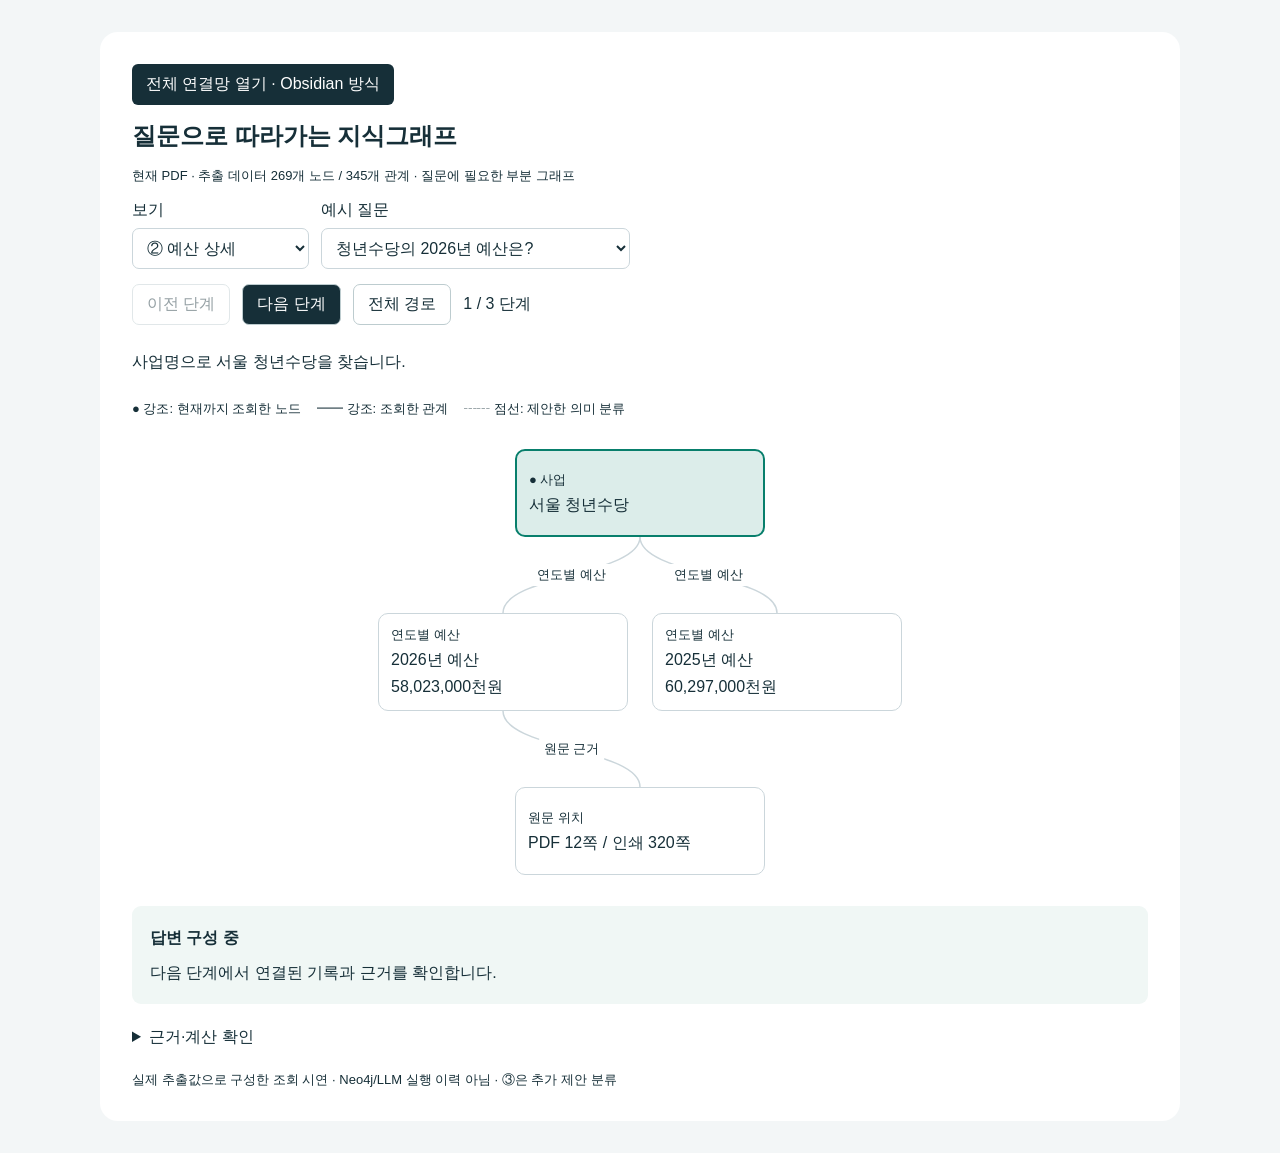
<file: output/graph-explorer.html>
<!doctype html><html lang="ko"><head><meta charset="utf-8"><meta name="viewport" content="width=device-width,initial-scale=1"><title>GraphRAG · 질문과 근거 경로</title><style>
:root{color-scheme:light;--font-size-base:15px;--foreground:#162f38;--background:#fff;--border:#cbd6db;--viz-series-1:#087f6c;font-family:"Segoe UI",sans-serif;color:var(--foreground);background:#f3f6f7}
*{box-sizing:border-box}body{margin:0;padding:32px 20px}main{max-width:1080px;margin:auto;background:#fff;padding:32px;border-radius:18px}h2{margin:0;font-size:24px}button,select{font:inherit}button{cursor:pointer}button:disabled{cursor:default;opacity:.45}.text-small{font-size:13px}.viz-controls,.viz-row{display:flex;align-items:center;flex-wrap:wrap;gap:12px}.form-label{display:grid;gap:7px;max-width:100%}.form-select{padding:10px;border:1px solid #cbd6db;border-radius:7px;max-width:100%;background:#fff;color:#162f38}.btn{padding:9px 14px;border:1px solid #bdcccf;border-radius:7px;background:#fff;color:#162f38}.btn-primary{background:#162f38;color:#fff}.card{padding:18px;background:#f0f7f5;border-radius:9px;line-height:1.7}summary{cursor:pointer;padding:8px 0}#kg-current{padding:12px 0;font-weight:500}#kg-explorer .kg-node:hover{box-shadow:0 0 0 2px #92b9ae}.tabular-nums{font-variant-numeric:tabular-nums}@media(max-width:550px){body{padding:10px}main{padding:16px}h2{font-size:21px}}
</style></head><body><main><div id="kg-explorer">
  <div><a href="network.html" style="display:inline-block;padding:10px 14px;border-radius:6px;background:#162f38;color:#fff;text-decoration:none">전체 연결망 열기 · Obsidian 방식</a></div><h2>질문으로 따라가는 지식그래프</h2>
  <div class="text-small">현재 PDF · 추출 데이터 269개 노드 / 345개 관계 · 질문에 필요한 부분 그래프</div>
  <div class="viz-controls">
    <label class="form-label">보기<select class="form-select" id="kg-view"><option value="budget">② 예산 상세</option><option value="structure">① 조직·사업</option><option value="semantic">③ 의미 분류 · 제안</option></select></label>
    <label class="form-label">예시 질문<select class="form-select" id="kg-question"></select></label>
  </div>
  <div class="viz-row"><button type="button" class="btn" id="kg-prev">이전 단계</button><button type="button" class="btn btn-primary" id="kg-next">다음 단계</button><button type="button" class="btn" id="kg-all">전체 경로</button><span id="kg-step" aria-live="polite"></span></div>
  <div id="kg-current" aria-live="polite"></div>
  <div class="kg-legend text-small"><span>● 강조: 현재까지 조회한 노드</span><span>━━ 강조: 조회한 관계</span><span>┄┄ 점선: 제안한 의미 분류</span></div>
  <div id="kg-canvas"></div>
  <div id="kg-answer" class="card" aria-live="polite"></div>
  <details><summary>근거·계산 확인</summary><div id="kg-evidence"></div></details>
  <div class="text-small">실제 추출값으로 구성한 조회 시연 · Neo4j/LLM 실행 이력 아님 · ③은 추가 제안 분류</div>
</div>
<style>
#kg-explorer{display:grid;gap:calc(var(--font-size-base)*1);color:var(--foreground)}
#kg-explorer .kg-legend{display:flex;gap:16px;flex-wrap:wrap}
#kg-explorer #kg-canvas{position:relative;min-width:0}
#kg-explorer .kg-grid{position:relative;display:grid;gap:76px;padding:16px 4px}
#kg-explorer .kg-level{display:flex;justify-content:center;gap:24px;flex-wrap:wrap}
#kg-explorer .kg-node{position:relative;z-index:1;flex:1 1 130px;max-width:250px;min-width:0;overflow-wrap:anywhere;display:grid;align-content:center;gap:6px;padding:12px;background:var(--background);border:1px solid var(--border);border-radius:10px;text-align:left;color:var(--foreground);font:inherit;min-height:88px}
#kg-explorer .kg-node.kg-active{background:color-mix(in srgb,var(--viz-series-1) 14%,var(--background));border:2px solid var(--viz-series-1)}
#kg-explorer .kg-node.kg-selected{outline:2px solid var(--foreground);outline-offset:3px}
#kg-explorer .kg-type{font-weight:500}
#kg-explorer .kg-edge-layer{position:absolute;inset:0;overflow:visible;pointer-events:none;width:100%;height:100%}
#kg-explorer .kg-edge{fill:none;stroke:var(--border);stroke-width:1.5}
#kg-explorer .kg-edge.kg-active{stroke:var(--viz-series-1);stroke-width:3}
#kg-explorer .kg-edge.kg-semantic{stroke-dasharray:6 4}
#kg-explorer .kg-edge-label{position:absolute;z-index:2;transform:translate(-50%,-50%);background:var(--background);padding:2px 5px;color:var(--foreground);white-space:nowrap}
#kg-explorer #kg-answer{display:grid;gap:8px}
#kg-explorer #kg-evidence{display:grid;gap:8px;padding-top:8px}
@media(max-width:520px){#kg-explorer .kg-level{gap:10px;flex-wrap:nowrap}#kg-explorer .kg-node{flex-basis:0;padding:8px}#kg-explorer .kg-edge-label{white-space:normal;max-width:95px;text-align:center}}
</style>
<script>
(()=>{
const graph={
  "schema_version": "budget-v1",
  "status": "draft_document_specific",
  "scope": "Detailed project budgets and expense breakdowns, PDF pages 5-14. Aggregate overview amounts and semantic classifications excluded.",
  "nodes": [
    {
      "id": "n1",
      "label": "Organization",
      "name": "미래청년기획관",
      "pdf_page": 3,
      "printed_page": 311
    },
    {
      "id": "n2",
      "label": "Document",
      "name": "01-미래청년기획관.pdf",
      "pdf_page": 1,
      "printed_page": 309
    },
    {
      "id": "n3",
      "label": "Department",
      "name": "청년정책담당관",
      "pdf_page": 5,
      "printed_page": 313
    },
    {
      "id": "n4",
      "label": "Policy",
      "name": "청년의 삶의 질 획기적 개선",
      "pdf_page": 5,
      "printed_page": 313
    },
    {
      "id": "n5",
      "label": "UnitProgram",
      "name": "민관협력 기반 세대균형 시정 구현",
      "pdf_page": 5,
      "printed_page": 313,
      "account": "일반회계"
    },
    {
      "id": "n6",
      "label": "Project",
      "name": "청년 정책 추진을 위한 민관협력",
      "pdf_page": 5,
      "printed_page": 313,
      "account": "일반회계"
    },
    {
      "id": "n7",
      "label": "BudgetAllocation",
      "name": "청년 정책 추진을 위한 민관협력 / 2025",
      "pdf_page": 5,
      "printed_page": 313,
      "year": 2025,
      "amount": 780716,
      "unit": "천원",
      "amount_krw": 780716000,
      "account": "일반회계"
    },
    {
      "id": "n8",
      "label": "BudgetAllocation",
      "name": "청년 정책 추진을 위한 민관협력 / 2026",
      "pdf_page": 5,
      "printed_page": 313,
      "year": 2026,
      "amount": 874946,
      "unit": "천원",
      "amount_krw": 874946000,
      "account": "일반회계"
    },
    {
      "id": "n9",
      "label": "ExpenseAllocation",
      "name": "기간제근로자등보수",
      "pdf_page": 5,
      "printed_page": 313,
      "code": "100-101-04",
      "year": 2026,
      "amount": 8146,
      "unit": "천원"
    },
    {
      "id": "n10",
      "label": "LineItem",
      "name": "초단시간 근로자 보수",
      "pdf_page": 5,
      "printed_page": 313,
      "year": 2026,
      "amount": 8146,
      "unit": "천원",
      "raw_text": "ㅇ 초단시간 근로자 보수 8,146,000원 = 8,146"
    },
    {
      "id": "n11",
      "label": "ExpenseAllocation",
      "name": "사무관리비",
      "pdf_page": 5,
      "printed_page": 313,
      "code": "100-201-01",
      "year": 2026,
      "amount": 548000,
      "unit": "천원"
    },
    {
      "id": "n12",
      "label": "LineItem",
      "name": "청년정책 소통 활성화",
      "pdf_page": 5,
      "printed_page": 313,
      "year": 2026,
      "amount": 510000,
      "unit": "천원",
      "raw_text": "ㅇ 청년정책 소통 활성화 510,000,000원 = 510,000"
    },
    {
      "id": "n13",
      "label": "LineItem",
      "name": "청년정책 간담회 등",
      "pdf_page": 5,
      "printed_page": 313,
      "year": 2026,
      "amount": 23000,
      "unit": "천원",
      "raw_text": "ㅇ 청년정책 간담회 등 23,000,000원 = 23,000"
    },
    {
      "id": "n14",
      "label": "LineItem",
      "name": "청년정책위원회 등 운영",
      "pdf_page": 5,
      "printed_page": 313,
      "year": 2026,
      "amount": 15000,
      "unit": "천원",
      "raw_text": "ㅇ 청년정책위원회 등 운영 15,000,000원 = 15,000"
    },
    {
      "id": "n15",
      "label": "ExpenseAllocation",
      "name": "국외업무여비",
      "pdf_page": 5,
      "printed_page": 313,
      "code": "100-202-03",
      "year": 2026,
      "amount": 20000,
      "unit": "천원"
    },
    {
      "id": "n16",
      "label": "LineItem",
      "name": "청년정책 국제교류 추진",
      "pdf_page": 5,
      "printed_page": 313,
      "year": 2026,
      "amount": 20000,
      "unit": "천원",
      "raw_text": "ㅇ 청년정책 국제교류 추진 20,000,000원 = 20,000"
    },
    {
      "id": "n17",
      "label": "ExpenseAllocation",
      "name": "시책추진업무추진비",
      "pdf_page": 5,
      "printed_page": 313,
      "code": "100-203-03",
      "year": 2026,
      "amount": 20000,
      "unit": "천원"
    },
    {
      "id": "n18",
      "label": "LineItem",
      "name": "시책추진업무추진비",
      "pdf_page": 5,
      "printed_page": 313,
      "year": 2026,
      "amount": 20000,
      "unit": "천원",
      "raw_text": "ㅇ 시책추진업무추진비 20,000,000원 = 20,000"
    },
    {
      "id": "n19",
      "label": "ExpenseAllocation",
      "name": "특정업무경비",
      "pdf_page": 5,
      "printed_page": 313,
      "code": "100-204-02",
      "year": 2026,
      "amount": 28800,
      "unit": "천원"
    },
    {
      "id": "n20",
      "label": "LineItem",
      "name": "미래청년기획관 특정업무경비",
      "pdf_page": 5,
      "printed_page": 313,
      "year": 2026,
      "amount": 28800,
      "unit": "천원",
      "raw_text": "ㅇ 미래청년기획관 특정업무경비 28,800,000원 = 28,800"
    },
    {
      "id": "n21",
      "label": "ExpenseAllocation",
      "name": "연구용역비",
      "pdf_page": 5,
      "printed_page": 313,
      "code": "100-207-01",
      "year": 2026,
      "amount": 50000,
      "unit": "천원"
    },
    {
      "id": "n22",
      "label": "LineItem",
      "name": "인지도 조사 및 정책 설계",
      "pdf_page": 5,
      "printed_page": 313,
      "year": 2026,
      "amount": 50000,
      "unit": "천원",
      "raw_text": "ㅇ 인지도 조사 및 정책 설계 50,000,000원 = 50,000"
    },
    {
      "id": "n23",
      "label": "ExpenseAllocation",
      "name": "공기관등에대한경상적위탁사업비",
      "pdf_page": 5,
      "printed_page": 313,
      "code": "100-308-13",
      "year": 2026,
      "amount": 200000,
      "unit": "천원"
    },
    {
      "id": "n24",
      "label": "LineItem",
      "name": "청년정책 방송매체 홍보",
      "pdf_page": 5,
      "printed_page": 313,
      "year": 2026,
      "amount": 50000,
      "unit": "천원",
      "raw_text": "ㅇ 청년정책 방송매체 홍보 50,000,000원 = 50,000"
    },
    {
      "id": "n25",
      "label": "LineItem",
      "name": "청년정책 언론매체 홍보",
      "pdf_page": 5,
      "printed_page": 313,
      "year": 2026,
      "amount": 50000,
      "unit": "천원",
      "raw_text": "ㅇ 청년정책 언론매체 홍보 50,000,000원 = 50,000"
    },
    {
      "id": "n26",
      "label": "LineItem",
      "name": "뉴미디어 홍보",
      "pdf_page": 5,
      "printed_page": 313,
      "year": 2026,
      "amount": 100000,
      "unit": "천원",
      "raw_text": "ㅇ 뉴미디어 홍보 100,000,000원 = 100,000"
    },
    {
      "id": "n27",
      "label": "Project",
      "name": "청년참여 활성화 및 서울청년참여기구 운영 지원",
      "pdf_page": 6,
      "printed_page": 314,
      "account": "일반회계"
    },
    {
      "id": "n28",
      "label": "BudgetAllocation",
      "name": "청년참여 활성화 및 서울청년참여기구 운영 지원 / 2025",
      "pdf_page": 6,
      "printed_page": 314,
      "year": 2025,
      "amount": 389000,
      "unit": "천원",
      "amount_krw": 389000000,
      "account": "일반회계"
    },
    {
      "id": "n29",
      "label": "BudgetAllocation",
      "name": "청년참여 활성화 및 서울청년참여기구 운영 지원 / 2026",
      "pdf_page": 6,
      "printed_page": 314,
      "year": 2026,
      "amount": 392610,
      "unit": "천원",
      "amount_krw": 392610000,
      "account": "일반회계"
    },
    {
      "id": "n30",
      "label": "ExpenseAllocation",
      "name": "사무관리비",
      "pdf_page": 6,
      "printed_page": 314,
      "code": "100-201-01",
      "year": 2026,
      "amount": 382610,
      "unit": "천원"
    },
    {
      "id": "n31",
      "label": "LineItem",
      "name": "청년참여활성화 및 서울청년참여기구 운영",
      "pdf_page": 6,
      "printed_page": 314,
      "year": 2026,
      "amount": 382610,
      "unit": "천원",
      "raw_text": "ㅇ 청년참여활성화 및 서울청년참여기구 운영 382,610,000원 = 382,610"
    },
    {
      "id": "n32",
      "label": "ExpenseAllocation",
      "name": "시책추진업무추진비",
      "pdf_page": 6,
      "printed_page": 314,
      "code": "100-203-03",
      "year": 2026,
      "amount": 10000,
      "unit": "천원"
    },
    {
      "id": "n33",
      "label": "LineItem",
      "name": "시책추진업무추진비",
      "pdf_page": 6,
      "printed_page": 314,
      "year": 2026,
      "amount": 10000,
      "unit": "천원",
      "raw_text": "ㅇ 시책추진업무추진비 10,000,000원 = 10,000"
    },
    {
      "id": "n34",
      "label": "Project",
      "name": "청년의 날 및 청년 주간 운영",
      "pdf_page": 6,
      "printed_page": 314,
      "account": "일반회계"
    },
    {
      "id": "n35",
      "label": "BudgetAllocation",
      "name": "청년의 날 및 청년 주간 운영 / 2025",
      "pdf_page": 6,
      "printed_page": 314,
      "year": 2025,
      "amount": 155760,
      "unit": "천원",
      "amount_krw": 155760000,
      "account": "일반회계"
    },
    {
      "id": "n36",
      "label": "BudgetAllocation",
      "name": "청년의 날 및 청년 주간 운영 / 2026",
      "pdf_page": 6,
      "printed_page": 314,
      "year": 2026,
      "amount": 252880,
      "unit": "천원",
      "amount_krw": 252880000,
      "account": "일반회계"
    },
    {
      "id": "n37",
      "label": "ExpenseAllocation",
      "name": "사무관리비",
      "pdf_page": 6,
      "printed_page": 314,
      "code": "100-201-01",
      "year": 2026,
      "amount": 2880,
      "unit": "천원"
    },
    {
      "id": "n38",
      "label": "LineItem",
      "name": "행사차출경비",
      "pdf_page": 6,
      "printed_page": 314,
      "year": 2026,
      "amount": 2880,
      "unit": "천원",
      "raw_text": "ㅇ 행사차출경비 2,880,000원 = 2,880"
    },
    {
      "id": "n39",
      "label": "ExpenseAllocation",
      "name": "행사운영비",
      "pdf_page": 6,
      "printed_page": 314,
      "code": "100-201-03",
      "year": 2026,
      "amount": 150000,
      "unit": "천원"
    },
    {
      "id": "n40",
      "label": "LineItem",
      "name": "청년의 날 및 청년 주간 운영",
      "pdf_page": 6,
      "printed_page": 314,
      "year": 2026,
      "amount": 150000,
      "unit": "천원",
      "raw_text": "ㅇ 청년의 날 및 청년 주간 운영 150,000,000원 = 150,000"
    },
    {
      "id": "n41",
      "label": "ExpenseAllocation",
      "name": "자치단체경상보조금",
      "pdf_page": 6,
      "printed_page": 314,
      "code": "100-308-01",
      "year": 2026,
      "amount": 100000,
      "unit": "천원"
    },
    {
      "id": "n42",
      "label": "LineItem",
      "name": "청년 네트워크 페스티벌",
      "pdf_page": 6,
      "printed_page": 314,
      "year": 2026,
      "amount": 100000,
      "unit": "천원",
      "raw_text": "ㅇ 청년 네트워크 페스티벌 100,000,000원 = 100,000"
    },
    {
      "id": "n43",
      "label": "Project",
      "name": "서울청년참여기구 총회 개최",
      "pdf_page": 6,
      "printed_page": 314,
      "account": "일반회계"
    },
    {
      "id": "n44",
      "label": "BudgetAllocation",
      "name": "서울청년참여기구 총회 개최 / 2025",
      "pdf_page": 6,
      "printed_page": 314,
      "year": 2025,
      "amount": 50000,
      "unit": "천원",
      "amount_krw": 50000000,
      "account": "일반회계"
    },
    {
      "id": "n45",
      "label": "BudgetAllocation",
      "name": "서울청년참여기구 총회 개최 / 2026",
      "pdf_page": 6,
      "printed_page": 314,
      "year": 2026,
      "amount": 40000,
      "unit": "천원",
      "amount_krw": 40000000,
      "account": "일반회계"
    },
    {
      "id": "n46",
      "label": "ExpenseAllocation",
      "name": "행사운영비",
      "pdf_page": 6,
      "printed_page": 314,
      "code": "100-201-03",
      "year": 2026,
      "amount": 40000,
      "unit": "천원"
    },
    {
      "id": "n47",
      "label": "LineItem",
      "name": "서울청년참여기구 총회 행사 전반운영",
      "pdf_page": 6,
      "printed_page": 314,
      "year": 2026,
      "amount": 30000,
      "unit": "천원",
      "raw_text": "ㅇ 서울청년참여기구 총회 행사 전반운영 30,000,000원 = 30,000"
    },
    {
      "id": "n48",
      "label": "LineItem",
      "name": "행사 참여수당 및 진행비",
      "pdf_page": 6,
      "printed_page": 314,
      "year": 2026,
      "amount": 10000,
      "unit": "천원",
      "raw_text": "ㅇ 행사 참여수당 및 진행비 10,000,000원 = 10,000"
    },
    {
      "id": "n49",
      "label": "Project",
      "name": "청년 친화도시 조성",
      "pdf_page": 6,
      "printed_page": 314,
      "account": "일반회계"
    },
    {
      "id": "n50",
      "label": "BudgetAllocation",
      "name": "청년 친화도시 조성 / 2025",
      "pdf_page": 6,
      "printed_page": 314,
      "year": 2025,
      "amount": 375000,
      "unit": "천원",
      "amount_krw": 375000000,
      "account": "일반회계"
    },
    {
      "id": "n51",
      "label": "BudgetAllocation",
      "name": "청년 친화도시 조성 / 2026",
      "pdf_page": 6,
      "printed_page": 314,
      "year": 2026,
      "amount": 375000,
      "unit": "천원",
      "amount_krw": 375000000,
      "account": "일반회계"
    },
    {
      "id": "n52",
      "label": "ExpenseAllocation",
      "name": "자치단체경상보조금",
      "pdf_page": 6,
      "printed_page": 314,
      "code": "100-308-01",
      "year": 2026,
      "amount": 375000,
      "unit": "천원"
    },
    {
      "id": "n53",
      "label": "LineItem",
      "name": "청년 친화도시 조성 사업비",
      "pdf_page": 6,
      "printed_page": 314,
      "year": 2026,
      "amount": 375000,
      "unit": "천원",
      "raw_text": "ㅇ 청년 친화도시 조성 사업비 375,000,000원 = (X250,000) 375,000"
    },
    {
      "id": "n54",
      "label": "Project",
      "name": "로컬청년성장허브",
      "pdf_page": 6,
      "printed_page": 314,
      "account": "일반회계"
    },
    {
      "id": "n55",
      "label": "BudgetAllocation",
      "name": "로컬청년성장허브 / 2025",
      "pdf_page": 6,
      "printed_page": 314,
      "year": 2025,
      "amount": 0,
      "unit": "천원",
      "amount_krw": 0,
      "account": "일반회계"
    },
    {
      "id": "n56",
      "label": "BudgetAllocation",
      "name": "로컬청년성장허브 / 2026",
      "pdf_page": 6,
      "printed_page": 314,
      "year": 2026,
      "amount": 50000,
      "unit": "천원",
      "amount_krw": 50000000,
      "account": "일반회계"
    },
    {
      "id": "n57",
      "label": "ExpenseAllocation",
      "name": "공기관등에대한경상적위탁사업비",
      "pdf_page": 6,
      "printed_page": 314,
      "code": "100-308-13",
      "year": 2026,
      "amount": 50000,
      "unit": "천원"
    },
    {
      "id": "n58",
      "label": "LineItem",
      "name": "로컬청년성장허브",
      "pdf_page": 6,
      "printed_page": 314,
      "year": 2026,
      "amount": 50000,
      "unit": "천원",
      "raw_text": "ㅇ 로컬청년성장허브 50,000,000원 = 50,000"
    },
    {
      "id": "n59",
      "label": "UnitProgram",
      "name": "청년의 역량 개발 및 성장 기반 확립",
      "pdf_page": 7,
      "printed_page": 315,
      "account": "일반회계"
    },
    {
      "id": "n60",
      "label": "Project",
      "name": "청년 몽땅 정보통 운영",
      "pdf_page": 7,
      "printed_page": 315,
      "account": "일반회계"
    },
    {
      "id": "n61",
      "label": "BudgetAllocation",
      "name": "청년 몽땅 정보통 운영 / 2025",
      "pdf_page": 7,
      "printed_page": 315,
      "year": 2025,
      "amount": 605317,
      "unit": "천원",
      "amount_krw": 605317000,
      "account": "일반회계"
    },
    {
      "id": "n62",
      "label": "BudgetAllocation",
      "name": "청년 몽땅 정보통 운영 / 2026",
      "pdf_page": 7,
      "printed_page": 315,
      "year": 2026,
      "amount": 511727,
      "unit": "천원",
      "amount_krw": 511727000,
      "account": "일반회계"
    },
    {
      "id": "n63",
      "label": "ExpenseAllocation",
      "name": "사무관리비",
      "pdf_page": 7,
      "printed_page": 315,
      "code": "100-201-01",
      "year": 2026,
      "amount": 3000,
      "unit": "천원"
    },
    {
      "id": "n64",
      "label": "LineItem",
      "name": "청년 몽땅 정보통 제안평가위원회 수당",
      "pdf_page": 7,
      "printed_page": 315,
      "year": 2026,
      "amount": 1600,
      "unit": "천원",
      "raw_text": "ㅇ 청년 몽땅 정보통 제안평가위원회 수당 1,600,000원 = 1,600"
    },
    {
      "id": "n65",
      "label": "LineItem",
      "name": "청년지원 CRM 제안평가위원회 수당",
      "pdf_page": 7,
      "printed_page": 315,
      "year": 2026,
      "amount": 1400,
      "unit": "천원",
      "raw_text": "ㅇ 청년지원 CRM 제안평가위원회 수당 1,400,000원 = 1,400"
    },
    {
      "id": "n66",
      "label": "ExpenseAllocation",
      "name": "공공운영비",
      "pdf_page": 7,
      "printed_page": 315,
      "code": "100-201-02",
      "year": 2026,
      "amount": 458727,
      "unit": "천원"
    },
    {
      "id": "n67",
      "label": "LineItem",
      "name": "청년지원 CRM 정책 문자발송(장문)",
      "pdf_page": 7,
      "printed_page": 315,
      "year": 2026,
      "amount": 18700,
      "unit": "천원",
      "raw_text": "ㅇ 청년지원 CRM 정책 문자발송(장문) 18,700,000원 = 18,700"
    },
    {
      "id": "n68",
      "label": "LineItem",
      "name": "청년지원 CRM 정책 문자발송(단문)",
      "pdf_page": 7,
      "printed_page": 315,
      "year": 2026,
      "amount": 576,
      "unit": "천원",
      "raw_text": "ㅇ 청년지원 CRM 정책 문자발송(단문) 576,000원 = 576"
    },
    {
      "id": "n69",
      "label": "LineItem",
      "name": "청년지원 CRM 알림톡(사업신청,선정)",
      "pdf_page": 7,
      "printed_page": 315,
      "year": 2026,
      "amount": 13300,
      "unit": "천원",
      "raw_text": "ㅇ 청년지원 CRM 알림톡(사업신청,선정) 13,300,000원 = 13,300"
    },
    {
      "id": "n70",
      "label": "LineItem",
      "name": "서울시 대표 홈페이지(청년몽땅정보통) 회원가입 본인확인 서 비스",
      "pdf_page": 7,
      "printed_page": 315,
      "year": 2026,
      "amount": 20130,
      "unit": "천원",
      "raw_text": "ㅇ 서울시 대표 홈페이지(청년몽땅정보통) 회원가입 본인확인 서 비스 20,130,000원 = 20,130"
    },
    {
      "id": "n71",
      "label": "LineItem",
      "name": "청년몽땅정보통 운영 및 유지관리",
      "pdf_page": 7,
      "printed_page": 315,
      "year": 2026,
      "amount": 268200,
      "unit": "천원",
      "raw_text": "ㅇ 청년몽땅정보통 운영 및 유지관리 268,200,000원 = 268,200"
    },
    {
      "id": "n72",
      "label": "LineItem",
      "name": "청년지원정보시스템(청년지원CRM) 운영",
      "pdf_page": 7,
      "printed_page": 315,
      "year": 2026,
      "amount": 50000,
      "unit": "천원",
      "raw_text": "ㅇ 청년지원정보시스템(청년지원CRM) 운영 50,000,000원 = 50,000"
    },
    {
      "id": "n73",
      "label": "LineItem",
      "name": "서버용 소프트웨어 유지관리(16종)",
      "pdf_page": 7,
      "printed_page": 315,
      "year": 2026,
      "amount": 67821,
      "unit": "천원",
      "raw_text": "ㅇ 서버용 소프트웨어 유지관리(16종) 67,821,000원 = 67,821"
    },
    {
      "id": "n74",
      "label": "LineItem",
      "name": "청년몽땅정보통 OS변경에 따른 서버이전",
      "pdf_page": 7,
      "printed_page": 315,
      "year": 2026,
      "amount": 20000,
      "unit": "천원",
      "raw_text": "ㅇ 청년몽땅정보통 OS변경에 따른 서버이전 20,000,000원 = 20,000"
    },
    {
      "id": "n75",
      "label": "ExpenseAllocation",
      "name": "공기관등에대한경상적위탁사업비",
      "pdf_page": 7,
      "printed_page": 315,
      "code": "100-308-13",
      "year": 2026,
      "amount": 50000,
      "unit": "천원"
    },
    {
      "id": "n76",
      "label": "LineItem",
      "name": "언론매체 홍보",
      "pdf_page": 7,
      "printed_page": 315,
      "year": 2026,
      "amount": 50000,
      "unit": "천원",
      "raw_text": "ㅇ 언론매체 홍보 50,000,000원 = 50,000"
    },
    {
      "id": "n77",
      "label": "Project",
      "name": "청년 인생설계 학교",
      "pdf_page": 7,
      "printed_page": 315,
      "account": "일반회계"
    },
    {
      "id": "n78",
      "label": "BudgetAllocation",
      "name": "청년 인생설계 학교 / 2025",
      "pdf_page": 7,
      "printed_page": 315,
      "year": 2025,
      "amount": 1170504,
      "unit": "천원",
      "amount_krw": 1170504000,
      "account": "일반회계"
    },
    {
      "id": "n79",
      "label": "BudgetAllocation",
      "name": "청년 인생설계 학교 / 2026",
      "pdf_page": 7,
      "printed_page": 315,
      "year": 2026,
      "amount": 1190500,
      "unit": "천원",
      "amount_krw": 1190500000,
      "account": "일반회계"
    },
    {
      "id": "n80",
      "label": "ExpenseAllocation",
      "name": "사무관리비",
      "pdf_page": 7,
      "printed_page": 315,
      "code": "100-201-01",
      "year": 2026,
      "amount": 1170500,
      "unit": "천원"
    },
    {
      "id": "n81",
      "label": "LineItem",
      "name": "사업 추진 관련 회의 운영비 등",
      "pdf_page": 7,
      "printed_page": 315,
      "year": 2026,
      "amount": 3200,
      "unit": "천원",
      "raw_text": "ㅇ 사업 추진 관련 회의 운영비 등 3,200,000원 = 3,200"
    },
    {
      "id": "n82",
      "label": "LineItem",
      "name": "청년인생설계학교 운영",
      "pdf_page": 7,
      "printed_page": 315,
      "year": 2026,
      "amount": 1167300,
      "unit": "천원",
      "raw_text": "ㅇ 청년인생설계학교 운영 1,167,300,000원 = 1,167,300"
    },
    {
      "id": "n83",
      "label": "ExpenseAllocation",
      "name": "공기관등에대한경상적위탁사업비",
      "pdf_page": 7,
      "printed_page": 315,
      "code": "100-308-13",
      "year": 2026,
      "amount": 20000,
      "unit": "천원"
    },
    {
      "id": "n84",
      "label": "LineItem",
      "name": "언론매체 홍보",
      "pdf_page": 7,
      "printed_page": 315,
      "year": 2026,
      "amount": 20000,
      "unit": "천원",
      "raw_text": "ㅇ 언론매체 홍보 20,000,000원 = 20,000"
    },
    {
      "id": "n85",
      "label": "Project",
      "name": "서울영커리언스",
      "pdf_page": 7,
      "printed_page": 315,
      "account": "일반회계"
    },
    {
      "id": "n86",
      "label": "BudgetAllocation",
      "name": "서울영커리언스 / 2025",
      "pdf_page": 7,
      "printed_page": 315,
      "year": 2025,
      "amount": 0,
      "unit": "천원",
      "amount_krw": 0,
      "account": "일반회계"
    },
    {
      "id": "n87",
      "label": "BudgetAllocation",
      "name": "서울영커리언스 / 2026",
      "pdf_page": 7,
      "printed_page": 315,
      "year": 2026,
      "amount": 15676800,
      "unit": "천원",
      "amount_krw": 15676800000,
      "account": "일반회계"
    },
    {
      "id": "n88",
      "label": "ExpenseAllocation",
      "name": "기간제근로자등보수",
      "pdf_page": 8,
      "printed_page": 316,
      "code": "100-101-04",
      "year": 2026,
      "amount": 8434000,
      "unit": "천원"
    },
    {
      "id": "n89",
      "label": "LineItem",
      "name": "서울영커리언스 점프업",
      "pdf_page": 8,
      "printed_page": 316,
      "year": 2026,
      "amount": 8434000,
      "unit": "천원",
      "raw_text": "ㅇ 서울영커리언스 점프업 8,434,000,000원 = 8,434,000"
    },
    {
      "id": "n90",
      "label": "ExpenseAllocation",
      "name": "사무관리비",
      "pdf_page": 8,
      "printed_page": 316,
      "code": "100-201-01",
      "year": 2026,
      "amount": 1600000,
      "unit": "천원"
    },
    {
      "id": "n91",
      "label": "LineItem",
      "name": "서울영커리언스 캠프",
      "pdf_page": 8,
      "printed_page": 316,
      "year": 2026,
      "amount": 400000,
      "unit": "천원",
      "raw_text": "ㅇ 서울영커리언스 캠프 400,000,000원 = 400,000"
    },
    {
      "id": "n92",
      "label": "LineItem",
      "name": "서울영커리언스 챌린지",
      "pdf_page": 8,
      "printed_page": 316,
      "year": 2026,
      "amount": 300000,
      "unit": "천원",
      "raw_text": "ㅇ 서울영커리언스 챌린지 300,000,000원 = 300,000"
    },
    {
      "id": "n93",
      "label": "LineItem",
      "name": "서울영커리언스 점프업",
      "pdf_page": 8,
      "printed_page": 316,
      "year": 2026,
      "amount": 900000,
      "unit": "천원",
      "raw_text": "ㅇ 서울영커리언스 점프업 900,000,000원 = 900,000"
    },
    {
      "id": "n94",
      "label": "ExpenseAllocation",
      "name": "공기관등에대한경상적위탁사업비",
      "pdf_page": 8,
      "printed_page": 316,
      "code": "100-308-13",
      "year": 2026,
      "amount": 5642800,
      "unit": "천원"
    },
    {
      "id": "n95",
      "label": "LineItem",
      "name": "서울영커리언스 인턴십",
      "pdf_page": 8,
      "printed_page": 316,
      "year": 2026,
      "amount": 5592800,
      "unit": "천원",
      "raw_text": "ㅇ 서울영커리언스 인턴십 5,592,800,000원 = 5,592,800"
    },
    {
      "id": "n96",
      "label": "LineItem",
      "name": "언론매체 홍보",
      "pdf_page": 8,
      "printed_page": 316,
      "year": 2026,
      "amount": 50000,
      "unit": "천원",
      "raw_text": "ㅇ 언론매체 홍보 50,000,000원 = 50,000"
    },
    {
      "id": "n97",
      "label": "Project",
      "name": "서울청년 서울생활 꿀팁",
      "pdf_page": 8,
      "printed_page": 316,
      "account": "일반회계"
    },
    {
      "id": "n98",
      "label": "BudgetAllocation",
      "name": "서울청년 서울생활 꿀팁 / 2025",
      "pdf_page": 8,
      "printed_page": 316,
      "year": 2025,
      "amount": 0,
      "unit": "천원",
      "amount_krw": 0,
      "account": "일반회계"
    },
    {
      "id": "n99",
      "label": "BudgetAllocation",
      "name": "서울청년 서울생활 꿀팁 / 2026",
      "pdf_page": 8,
      "printed_page": 316,
      "year": 2026,
      "amount": 203000,
      "unit": "천원",
      "amount_krw": 203000000,
      "account": "일반회계"
    },
    {
      "id": "n100",
      "label": "ExpenseAllocation",
      "name": "사무관리비",
      "pdf_page": 8,
      "printed_page": 316,
      "code": "100-201-01",
      "year": 2026,
      "amount": 203000,
      "unit": "천원"
    },
    {
      "id": "n101",
      "label": "LineItem",
      "name": "사업추진 관련 회의 운영비 등",
      "pdf_page": 8,
      "printed_page": 316,
      "year": 2026,
      "amount": 3000,
      "unit": "천원",
      "raw_text": "ㅇ 사업추진 관련 회의 운영비 등 3,000,000원 = 3,000"
    },
    {
      "id": "n102",
      "label": "LineItem",
      "name": "서울생활꿀팁 콘텐츠 제작, 특강 및 설명회 운영",
      "pdf_page": 8,
      "printed_page": 316,
      "year": 2026,
      "amount": 200000,
      "unit": "천원",
      "raw_text": "ㅇ 서울생활꿀팁 콘텐츠 제작, 특강 및 설명회 운영 200,000,000원 = 200,000"
    },
    {
      "id": "n103",
      "label": "UnitProgram",
      "name": "청년 교류 및 협력 강화",
      "pdf_page": 8,
      "printed_page": 316,
      "account": "일반회계"
    },
    {
      "id": "n104",
      "label": "Project",
      "name": "서울시 청년해외봉사단",
      "pdf_page": 8,
      "printed_page": 316,
      "account": "일반회계"
    },
    {
      "id": "n105",
      "label": "BudgetAllocation",
      "name": "서울시 청년해외봉사단 / 2025",
      "pdf_page": 8,
      "printed_page": 316,
      "year": 2025,
      "amount": 1080000,
      "unit": "천원",
      "amount_krw": 1080000000,
      "account": "일반회계"
    },
    {
      "id": "n106",
      "label": "BudgetAllocation",
      "name": "서울시 청년해외봉사단 / 2026",
      "pdf_page": 8,
      "printed_page": 316,
      "year": 2026,
      "amount": 1023000,
      "unit": "천원",
      "amount_krw": 1023000000,
      "account": "일반회계"
    },
    {
      "id": "n107",
      "label": "ExpenseAllocation",
      "name": "사무관리비",
      "pdf_page": 8,
      "printed_page": 316,
      "code": "100-201-01",
      "year": 2026,
      "amount": 968000,
      "unit": "천원"
    },
    {
      "id": "n108",
      "label": "LineItem",
      "name": "사업 추진 관련 심사비 등",
      "pdf_page": 8,
      "printed_page": 316,
      "year": 2026,
      "amount": 5000,
      "unit": "천원",
      "raw_text": "ㅇ 사업 추진 관련 심사비 등 5,000,000원 = 5,000"
    },
    {
      "id": "n109",
      "label": "LineItem",
      "name": "사업 운영기관 용역비",
      "pdf_page": 8,
      "printed_page": 316,
      "year": 2026,
      "amount": 963000,
      "unit": "천원",
      "raw_text": "ㅇ 사업 운영기관 용역비 963,000,000원 = 963,000"
    },
    {
      "id": "n110",
      "label": "ExpenseAllocation",
      "name": "연구용역비",
      "pdf_page": 8,
      "printed_page": 316,
      "code": "100-207-01",
      "year": 2026,
      "amount": 55000,
      "unit": "천원"
    },
    {
      "id": "n111",
      "label": "LineItem",
      "name": "사업 고도화 연구용역",
      "pdf_page": 8,
      "printed_page": 316,
      "year": 2026,
      "amount": 55000,
      "unit": "천원",
      "raw_text": "ㅇ 사업 고도화 연구용역 55,000,000원 = 55,000"
    },
    {
      "id": "n112",
      "label": "Project",
      "name": "대학생 동아리 사회기여활동 지원",
      "pdf_page": 8,
      "printed_page": 316,
      "account": "일반회계"
    },
    {
      "id": "n113",
      "label": "BudgetAllocation",
      "name": "대학생 동아리 사회기여활동 지원 / 2025",
      "pdf_page": 8,
      "printed_page": 316,
      "year": 2025,
      "amount": 530000,
      "unit": "천원",
      "amount_krw": 530000000,
      "account": "일반회계"
    },
    {
      "id": "n114",
      "label": "BudgetAllocation",
      "name": "대학생 동아리 사회기여활동 지원 / 2026",
      "pdf_page": 8,
      "printed_page": 316,
      "year": 2026,
      "amount": 650000,
      "unit": "천원",
      "amount_krw": 650000000,
      "account": "일반회계"
    },
    {
      "id": "n115",
      "label": "ExpenseAllocation",
      "name": "사무관리비",
      "pdf_page": 8,
      "printed_page": 316,
      "code": "100-201-01",
      "year": 2026,
      "amount": 500000,
      "unit": "천원"
    },
    {
      "id": "n116",
      "label": "LineItem",
      "name": "대학생 동아리 지원사업 운영용역",
      "pdf_page": 8,
      "printed_page": 316,
      "year": 2026,
      "amount": 495000,
      "unit": "천원",
      "raw_text": "ㅇ 대학생 동아리 지원사업 운영용역 495,000,000원 = 495,000"
    },
    {
      "id": "n117",
      "label": "LineItem",
      "name": "사업 추진 관련 심사비 등",
      "pdf_page": 8,
      "printed_page": 316,
      "year": 2026,
      "amount": 5000,
      "unit": "천원",
      "raw_text": "ㅇ 사업 추진 관련 심사비 등 5,000,000원 = 5,000"
    },
    {
      "id": "n118",
      "label": "ExpenseAllocation",
      "name": "행사운영비",
      "pdf_page": 8,
      "printed_page": 316,
      "code": "100-201-03",
      "year": 2026,
      "amount": 150000,
      "unit": "천원"
    },
    {
      "id": "n119",
      "label": "LineItem",
      "name": "대학생 연합 페스티벌",
      "pdf_page": 9,
      "printed_page": 317,
      "year": 2026,
      "amount": 150000,
      "unit": "천원",
      "raw_text": "ㅇ 대학생 연합 페스티벌 150,000,000원 = 150,000"
    },
    {
      "id": "n120",
      "label": "Project",
      "name": "청년정책 대학생 협의체 운영",
      "pdf_page": 9,
      "printed_page": 317,
      "account": "일반회계"
    },
    {
      "id": "n121",
      "label": "BudgetAllocation",
      "name": "청년정책 대학생 협의체 운영 / 2025",
      "pdf_page": 9,
      "printed_page": 317,
      "year": 2025,
      "amount": 0,
      "unit": "천원",
      "amount_krw": 0,
      "account": "일반회계"
    },
    {
      "id": "n122",
      "label": "BudgetAllocation",
      "name": "청년정책 대학생 협의체 운영 / 2026",
      "pdf_page": 9,
      "printed_page": 317,
      "year": 2026,
      "amount": 50000,
      "unit": "천원",
      "amount_krw": 50000000,
      "account": "일반회계"
    },
    {
      "id": "n123",
      "label": "ExpenseAllocation",
      "name": "사무관리비",
      "pdf_page": 9,
      "printed_page": 317,
      "code": "100-201-01",
      "year": 2026,
      "amount": 50000,
      "unit": "천원"
    },
    {
      "id": "n124",
      "label": "LineItem",
      "name": "청년정책 대학생 협의체 운영",
      "pdf_page": 9,
      "printed_page": 317,
      "year": 2026,
      "amount": 50000,
      "unit": "천원",
      "raw_text": "ㅇ 청년정책 대학생 협의체 운영 50,000,000원 = 50,000"
    },
    {
      "id": "n125",
      "label": "Policy",
      "name": "행정운영경비(미래청년기획관 청년정책담당관)",
      "pdf_page": 9,
      "printed_page": 317
    },
    {
      "id": "n126",
      "label": "UnitProgram",
      "name": "기본경비",
      "pdf_page": 9,
      "printed_page": 317,
      "account": "일반회계"
    },
    {
      "id": "n127",
      "label": "Project",
      "name": "기본경비",
      "pdf_page": 9,
      "printed_page": 317,
      "account": "일반회계"
    },
    {
      "id": "n128",
      "label": "BudgetAllocation",
      "name": "기본경비 / 2025",
      "pdf_page": 9,
      "printed_page": 317,
      "year": 2025,
      "amount": 124862,
      "unit": "천원",
      "amount_krw": 124862000,
      "account": "일반회계"
    },
    {
      "id": "n129",
      "label": "BudgetAllocation",
      "name": "기본경비 / 2026",
      "pdf_page": 9,
      "printed_page": 317,
      "year": 2026,
      "amount": 121941,
      "unit": "천원",
      "amount_krw": 121941000,
      "account": "일반회계"
    },
    {
      "id": "n130",
      "label": "ExpenseAllocation",
      "name": "사무관리비",
      "pdf_page": 9,
      "printed_page": 317,
      "code": "100-201-01",
      "year": 2026,
      "amount": 67521,
      "unit": "천원"
    },
    {
      "id": "n131",
      "label": "LineItem",
      "name": "기본사무용종이류 등",
      "pdf_page": 9,
      "printed_page": 317,
      "year": 2026,
      "amount": 67521,
      "unit": "천원",
      "raw_text": "ㅇ 기본사무용종이류 등 67,521,000원 = 67,521"
    },
    {
      "id": "n132",
      "label": "ExpenseAllocation",
      "name": "국내여비",
      "pdf_page": 9,
      "printed_page": 317,
      "code": "100-202-01",
      "year": 2026,
      "amount": 23520,
      "unit": "천원"
    },
    {
      "id": "n133",
      "label": "LineItem",
      "name": "여비",
      "pdf_page": 9,
      "printed_page": 317,
      "year": 2026,
      "amount": 23520,
      "unit": "천원",
      "raw_text": "ㅇ 여비 23,520,000원 = 23,520"
    },
    {
      "id": "n134",
      "label": "ExpenseAllocation",
      "name": "기관운영업무추진비",
      "pdf_page": 9,
      "printed_page": 317,
      "code": "100-203-01",
      "year": 2026,
      "amount": 7500,
      "unit": "천원"
    },
    {
      "id": "n135",
      "label": "LineItem",
      "name": "기관운영업무추진비",
      "pdf_page": 9,
      "printed_page": 317,
      "year": 2026,
      "amount": 7500,
      "unit": "천원",
      "raw_text": "ㅇ 기관운영업무추진비 7,500,000원 = 7,500"
    },
    {
      "id": "n136",
      "label": "ExpenseAllocation",
      "name": "부서운영업무추진비",
      "pdf_page": 9,
      "printed_page": 317,
      "code": "100-203-04",
      "year": 2026,
      "amount": 4200,
      "unit": "천원"
    },
    {
      "id": "n137",
      "label": "LineItem",
      "name": "부서운영업무추진비",
      "pdf_page": 9,
      "printed_page": 317,
      "year": 2026,
      "amount": 4200,
      "unit": "천원",
      "raw_text": "ㅇ 부서운영업무추진비 4,200,000원 = 4,200"
    },
    {
      "id": "n138",
      "label": "ExpenseAllocation",
      "name": "직책급업무수행경비",
      "pdf_page": 9,
      "printed_page": 317,
      "code": "100-204-01",
      "year": 2026,
      "amount": 19200,
      "unit": "천원"
    },
    {
      "id": "n139",
      "label": "LineItem",
      "name": "직책급업무수행경비",
      "pdf_page": 9,
      "printed_page": 317,
      "year": 2026,
      "amount": 19200,
      "unit": "천원",
      "raw_text": "ㅇ 직책급업무수행경비 19,200,000원 = 19,200"
    },
    {
      "id": "n140",
      "label": "Department",
      "name": "청년사업담당관",
      "pdf_page": 9,
      "printed_page": 317
    },
    {
      "id": "n141",
      "label": "Policy",
      "name": "청년 역량 성장을 위한 다양한 기회 제공",
      "pdf_page": 9,
      "printed_page": 317
    },
    {
      "id": "n142",
      "label": "UnitProgram",
      "name": "청년의 권익증진 및 자립기반 구축",
      "pdf_page": 10,
      "printed_page": 318,
      "account": "일반회계"
    },
    {
      "id": "n143",
      "label": "Project",
      "name": "서울시 고립·은둔청년 지원",
      "pdf_page": 10,
      "printed_page": 318,
      "account": "일반회계"
    },
    {
      "id": "n144",
      "label": "BudgetAllocation",
      "name": "서울시 고립·은둔청년 지원 / 2025",
      "pdf_page": 10,
      "printed_page": 318,
      "year": 2025,
      "amount": 4329876,
      "unit": "천원",
      "amount_krw": 4329876000,
      "account": "일반회계"
    },
    {
      "id": "n145",
      "label": "BudgetAllocation",
      "name": "서울시 고립·은둔청년 지원 / 2026",
      "pdf_page": 10,
      "printed_page": 318,
      "year": 2026,
      "amount": 3936500,
      "unit": "천원",
      "amount_krw": 3936500000,
      "account": "일반회계"
    },
    {
      "id": "n146",
      "label": "ExpenseAllocation",
      "name": "사무관리비",
      "pdf_page": 10,
      "printed_page": 318,
      "code": "100-201-01",
      "year": 2026,
      "amount": 300000,
      "unit": "천원"
    },
    {
      "id": "n147",
      "label": "LineItem",
      "name": "고립은둔청년 지킴이 양성교육",
      "pdf_page": 10,
      "printed_page": 318,
      "year": 2026,
      "amount": 300000,
      "unit": "천원",
      "raw_text": "ㅇ 고립은둔청년 지킴이 양성교육 300,000,000원 = 300,000"
    },
    {
      "id": "n148",
      "label": "ExpenseAllocation",
      "name": "시책추진업무추진비",
      "pdf_page": 10,
      "printed_page": 318,
      "code": "100-203-03",
      "year": 2026,
      "amount": 5000,
      "unit": "천원"
    },
    {
      "id": "n149",
      "label": "LineItem",
      "name": "시책추진업무추진비",
      "pdf_page": 10,
      "printed_page": 318,
      "year": 2026,
      "amount": 5000,
      "unit": "천원",
      "raw_text": "ㅇ 시책추진업무추진비 5,000,000원 = 5,000"
    },
    {
      "id": "n150",
      "label": "ExpenseAllocation",
      "name": "민간위탁금",
      "pdf_page": 10,
      "printed_page": 318,
      "code": "100-307-05",
      "year": 2026,
      "amount": 3581500,
      "unit": "천원"
    },
    {
      "id": "n151",
      "label": "LineItem",
      "name": "인건비",
      "pdf_page": 10,
      "printed_page": 318,
      "year": 2026,
      "amount": 1475300,
      "unit": "천원",
      "raw_text": "ㅇ 인건비 1,475,300,000원 = 1,475,300"
    },
    {
      "id": "n152",
      "label": "LineItem",
      "name": "운영비",
      "pdf_page": 10,
      "printed_page": 318,
      "year": 2026,
      "amount": 446200,
      "unit": "천원",
      "raw_text": "ㅇ 운영비 446,200,000원 = 446,200"
    },
    {
      "id": "n153",
      "label": "LineItem",
      "name": "사업비",
      "pdf_page": 10,
      "printed_page": 318,
      "year": 2026,
      "amount": 1660000,
      "unit": "천원",
      "raw_text": "ㅇ 사업비 1,660,000,000원 = 1,660,000"
    },
    {
      "id": "n154",
      "label": "ExpenseAllocation",
      "name": "공기관등에대한경상적위탁사업비",
      "pdf_page": 10,
      "printed_page": 318,
      "code": "100-308-13",
      "year": 2026,
      "amount": 50000,
      "unit": "천원"
    },
    {
      "id": "n155",
      "label": "LineItem",
      "name": "매체홍보비",
      "pdf_page": 10,
      "printed_page": 318,
      "year": 2026,
      "amount": 50000,
      "unit": "천원",
      "raw_text": "ㅇ 매체홍보비 50,000,000원 = 50,000"
    },
    {
      "id": "n156",
      "label": "Project",
      "name": "청년 마음건강 지원",
      "pdf_page": 10,
      "printed_page": 318,
      "account": "일반회계"
    },
    {
      "id": "n157",
      "label": "BudgetAllocation",
      "name": "청년 마음건강 지원 / 2025",
      "pdf_page": 10,
      "printed_page": 318,
      "year": 2025,
      "amount": 5767300,
      "unit": "천원",
      "amount_krw": 5767300000,
      "account": "일반회계"
    },
    {
      "id": "n158",
      "label": "BudgetAllocation",
      "name": "청년 마음건강 지원 / 2026",
      "pdf_page": 10,
      "printed_page": 318,
      "year": 2026,
      "amount": 4000700,
      "unit": "천원",
      "amount_krw": 4000700000,
      "account": "일반회계"
    },
    {
      "id": "n159",
      "label": "ExpenseAllocation",
      "name": "사무관리비",
      "pdf_page": 10,
      "printed_page": 318,
      "code": "100-201-01",
      "year": 2026,
      "amount": 154500,
      "unit": "천원"
    },
    {
      "id": "n160",
      "label": "LineItem",
      "name": "사전 진단 검사 도구 구매",
      "pdf_page": 10,
      "printed_page": 318,
      "year": 2026,
      "amount": 95500,
      "unit": "천원",
      "raw_text": "ㅇ 사전 진단 검사 도구 구매 95,500,000원 = 95,500"
    },
    {
      "id": "n161",
      "label": "LineItem",
      "name": "전문가 자문단 운영",
      "pdf_page": 10,
      "printed_page": 318,
      "year": 2026,
      "amount": 2000,
      "unit": "천원",
      "raw_text": "ㅇ 전문가 자문단 운영 2,000,000원 = 2,000"
    },
    {
      "id": "n162",
      "label": "LineItem",
      "name": "온라인 플랫폼 사용료",
      "pdf_page": 10,
      "printed_page": 318,
      "year": 2026,
      "amount": 3000,
      "unit": "천원",
      "raw_text": "ㅇ 온라인 플랫폼 사용료 3,000,000원 = 3,000"
    },
    {
      "id": "n163",
      "label": "LineItem",
      "name": "사업홍보물 제작비",
      "pdf_page": 10,
      "printed_page": 318,
      "year": 2026,
      "amount": 54000,
      "unit": "천원",
      "raw_text": "ㅇ 사업홍보물 제작비 54,000,000원 = 54,000"
    },
    {
      "id": "n164",
      "label": "ExpenseAllocation",
      "name": "시책추진업무추진비",
      "pdf_page": 10,
      "printed_page": 318,
      "code": "100-203-03",
      "year": 2026,
      "amount": 5000,
      "unit": "천원"
    },
    {
      "id": "n165",
      "label": "LineItem",
      "name": "시책추진업무추진비",
      "pdf_page": 10,
      "printed_page": 318,
      "year": 2026,
      "amount": 5000,
      "unit": "천원",
      "raw_text": "ㅇ 시책추진업무추진비 5,000,000원 = 5,000"
    },
    {
      "id": "n166",
      "label": "ExpenseAllocation",
      "name": "기타보상금",
      "pdf_page": 10,
      "printed_page": 318,
      "code": "100-301-14",
      "year": 2026,
      "amount": 3840200,
      "unit": "천원"
    },
    {
      "id": "n167",
      "label": "LineItem",
      "name": "청년 마음건강 상담 지원",
      "pdf_page": 10,
      "printed_page": 318,
      "year": 2026,
      "amount": 3840200,
      "unit": "천원",
      "raw_text": "ㅇ 청년 마음건강 상담 지원 3,840,200,000원 = 3,840,200"
    },
    {
      "id": "n168",
      "label": "ExpenseAllocation",
      "name": "자산및물품취득비",
      "pdf_page": 10,
      "printed_page": 318,
      "code": "100-405-01",
      "year": 2026,
      "amount": 1000,
      "unit": "천원"
    },
    {
      "id": "n169",
      "label": "LineItem",
      "name": "상담실 책상, 의자 등 가구",
      "pdf_page": 10,
      "printed_page": 318,
      "year": 2026,
      "amount": 1000,
      "unit": "천원",
      "raw_text": "ㅇ 상담실 책상, 의자 등 가구 1,000,000원 = 1,000"
    },
    {
      "id": "n170",
      "label": "Project",
      "name": "서울광역청년센터 운영",
      "pdf_page": 10,
      "printed_page": 318,
      "account": "일반회계"
    },
    {
      "id": "n171",
      "label": "BudgetAllocation",
      "name": "서울광역청년센터 운영 / 2025",
      "pdf_page": 10,
      "printed_page": 318,
      "year": 2025,
      "amount": 3364056,
      "unit": "천원",
      "amount_krw": 3364056000,
      "account": "일반회계"
    },
    {
      "id": "n172",
      "label": "BudgetAllocation",
      "name": "서울광역청년센터 운영 / 2026",
      "pdf_page": 10,
      "printed_page": 318,
      "year": 2026,
      "amount": 3515890,
      "unit": "천원",
      "amount_krw": 3515890000,
      "account": "일반회계"
    },
    {
      "id": "n173",
      "label": "ExpenseAllocation",
      "name": "사무관리비",
      "pdf_page": 11,
      "printed_page": 319,
      "code": "100-201-01",
      "year": 2026,
      "amount": 1540,
      "unit": "천원"
    },
    {
      "id": "n174",
      "label": "LineItem",
      "name": "회의 운영비",
      "pdf_page": 11,
      "printed_page": 319,
      "year": 2026,
      "amount": 1540,
      "unit": "천원",
      "raw_text": "ㅇ 회의 운영비 1,540,000원 = 1,540"
    },
    {
      "id": "n175",
      "label": "ExpenseAllocation",
      "name": "공공운영비",
      "pdf_page": 11,
      "printed_page": 319,
      "code": "100-201-02",
      "year": 2026,
      "amount": 2064,
      "unit": "천원"
    },
    {
      "id": "n176",
      "label": "LineItem",
      "name": "영조물 손해배상 및 시설물 재해복구 공제등록비",
      "pdf_page": 11,
      "printed_page": 319,
      "year": 2026,
      "amount": 2064,
      "unit": "천원",
      "raw_text": "ㅇ 영조물 손해배상 및 시설물 재해복구 공제등록비 2,064,000원 = 2,064"
    },
    {
      "id": "n177",
      "label": "ExpenseAllocation",
      "name": "민간위탁금",
      "pdf_page": 11,
      "printed_page": 319,
      "code": "100-307-05",
      "year": 2026,
      "amount": 3512286,
      "unit": "천원"
    },
    {
      "id": "n178",
      "label": "LineItem",
      "name": "인건비",
      "pdf_page": 11,
      "printed_page": 319,
      "year": 2026,
      "amount": 1828000,
      "unit": "천원",
      "raw_text": "ㅇ 인건비 1,828,000,000원 = 1,828,000"
    },
    {
      "id": "n179",
      "label": "LineItem",
      "name": "운영비",
      "pdf_page": 11,
      "printed_page": 319,
      "year": 2026,
      "amount": 400467,
      "unit": "천원",
      "raw_text": "ㅇ 운영비 400,467,000원 = 400,467"
    },
    {
      "id": "n180",
      "label": "LineItem",
      "name": "사업비",
      "pdf_page": 11,
      "printed_page": 319,
      "year": 2026,
      "amount": 1283819,
      "unit": "천원",
      "raw_text": "ㅇ 사업비 1,283,819,000원 = 1,283,819"
    },
    {
      "id": "n181",
      "label": "Project",
      "name": "지역별 서울청년센터 설치 운영",
      "pdf_page": 11,
      "printed_page": 319,
      "account": "일반회계"
    },
    {
      "id": "n182",
      "label": "BudgetAllocation",
      "name": "지역별 서울청년센터 설치 운영 / 2025",
      "pdf_page": 11,
      "printed_page": 319,
      "year": 2025,
      "amount": 4723228,
      "unit": "천원",
      "amount_krw": 4723228000,
      "account": "일반회계"
    },
    {
      "id": "n183",
      "label": "BudgetAllocation",
      "name": "지역별 서울청년센터 설치 운영 / 2026",
      "pdf_page": 11,
      "printed_page": 319,
      "year": 2026,
      "amount": 5150744,
      "unit": "천원",
      "amount_krw": 5150744000,
      "account": "일반회계"
    },
    {
      "id": "n184",
      "label": "ExpenseAllocation",
      "name": "사무관리비",
      "pdf_page": 11,
      "printed_page": 319,
      "code": "100-201-01",
      "year": 2026,
      "amount": 30000,
      "unit": "천원"
    },
    {
      "id": "n185",
      "label": "LineItem",
      "name": "청년센터 큐레이션",
      "pdf_page": 11,
      "printed_page": 319,
      "year": 2026,
      "amount": 30000,
      "unit": "천원",
      "raw_text": "ㅇ 청년센터 큐레이션 30,000,000원 = 30,000"
    },
    {
      "id": "n186",
      "label": "ExpenseAllocation",
      "name": "공공운영비",
      "pdf_page": 11,
      "printed_page": 319,
      "code": "100-201-02",
      "year": 2026,
      "amount": 6004,
      "unit": "천원"
    },
    {
      "id": "n187",
      "label": "LineItem",
      "name": "영조물 손해배상 및 시설물 재해복구 공제등록비",
      "pdf_page": 11,
      "printed_page": 319,
      "year": 2026,
      "amount": 6004,
      "unit": "천원",
      "raw_text": "ㅇ 영조물 손해배상 및 시설물 재해복구 공제등록비 6,004,000원 = 6,004"
    },
    {
      "id": "n188",
      "label": "ExpenseAllocation",
      "name": "자치단체경상보조금",
      "pdf_page": 11,
      "printed_page": 319,
      "code": "100-308-01",
      "year": 2026,
      "amount": 4914740,
      "unit": "천원"
    },
    {
      "id": "n189",
      "label": "LineItem",
      "name": "서울청년센터(17개소)",
      "pdf_page": 11,
      "printed_page": 319,
      "year": 2026,
      "amount": 4844740,
      "unit": "천원",
      "raw_text": "ㅇ 서울청년센터(17개소) 4,844,740,000원 = 4,844,740"
    },
    {
      "id": "n190",
      "label": "LineItem",
      "name": "청년공간 활성화 지원사업",
      "pdf_page": 11,
      "printed_page": 319,
      "year": 2026,
      "amount": 70000,
      "unit": "천원",
      "raw_text": "ㅇ 청년공간 활성화 지원사업 70,000,000원 = 70,000"
    },
    {
      "id": "n191",
      "label": "ExpenseAllocation",
      "name": "자치단체자본보조",
      "pdf_page": 11,
      "printed_page": 319,
      "code": "100-403-01",
      "year": 2026,
      "amount": 200000,
      "unit": "천원"
    },
    {
      "id": "n192",
      "label": "LineItem",
      "name": "서울청년센터 중구 신규 조성비",
      "pdf_page": 11,
      "printed_page": 319,
      "year": 2026,
      "amount": 200000,
      "unit": "천원",
      "raw_text": "ㅇ 서울청년센터 중구 신규 조성비 200,000,000원 = 200,000"
    },
    {
      "id": "n193",
      "label": "Project",
      "name": "서울시 청년쿡 비즈니스센터 운영",
      "pdf_page": 11,
      "printed_page": 319,
      "account": "일반회계"
    },
    {
      "id": "n194",
      "label": "BudgetAllocation",
      "name": "서울시 청년쿡 비즈니스센터 운영 / 2025",
      "pdf_page": 11,
      "printed_page": 319,
      "year": 2025,
      "amount": 1090408,
      "unit": "천원",
      "amount_krw": 1090408000,
      "account": "일반회계"
    },
    {
      "id": "n195",
      "label": "BudgetAllocation",
      "name": "서울시 청년쿡 비즈니스센터 운영 / 2026",
      "pdf_page": 11,
      "printed_page": 319,
      "year": 2026,
      "amount": 1057838,
      "unit": "천원",
      "amount_krw": 1057838000,
      "account": "일반회계"
    },
    {
      "id": "n196",
      "label": "ExpenseAllocation",
      "name": "사무관리비",
      "pdf_page": 11,
      "printed_page": 319,
      "code": "100-201-01",
      "year": 2026,
      "amount": 891838,
      "unit": "천원"
    },
    {
      "id": "n197",
      "label": "LineItem",
      "name": "임차료·관리비",
      "pdf_page": 11,
      "printed_page": 319,
      "year": 2026,
      "amount": 68838,
      "unit": "천원",
      "raw_text": "ㅇ 임차료·관리비 68,838,000원 = 68,838"
    },
    {
      "id": "n198",
      "label": "LineItem",
      "name": "전문가 회의수당 등",
      "pdf_page": 11,
      "printed_page": 319,
      "year": 2026,
      "amount": 8000,
      "unit": "천원",
      "raw_text": "ㅇ 전문가 회의수당 등 8,000,000원 = 8,000"
    },
    {
      "id": "n199",
      "label": "LineItem",
      "name": "청년쿡 비즈니스센터(광진) 일반용역비",
      "pdf_page": 11,
      "printed_page": 319,
      "year": 2026,
      "amount": 386000,
      "unit": "천원",
      "raw_text": "ㅇ 청년쿡 비즈니스센터(광진) 일반용역비 386,000,000원 = 386,000"
    },
    {
      "id": "n200",
      "label": "LineItem",
      "name": "청년쿡 푸드테크센터(영등포) 일반용역비",
      "pdf_page": 11,
      "printed_page": 319,
      "year": 2026,
      "amount": 399000,
      "unit": "천원",
      "raw_text": "ㅇ 청년쿡 푸드테크센터(영등포) 일반용역비 399,000,000원 = 399,000"
    },
    {
      "id": "n201",
      "label": "LineItem",
      "name": "성과평가",
      "pdf_page": 11,
      "printed_page": 319,
      "year": 2026,
      "amount": 30000,
      "unit": "천원",
      "raw_text": "ㅇ 성과평가 30,000,000원 = 30,000"
    },
    {
      "id": "n202",
      "label": "ExpenseAllocation",
      "name": "기타보상금",
      "pdf_page": 11,
      "printed_page": 319,
      "code": "100-301-14",
      "year": 2026,
      "amount": 160000,
      "unit": "천원"
    },
    {
      "id": "n203",
      "label": "LineItem",
      "name": "초기사업비 지원",
      "pdf_page": 11,
      "printed_page": 319,
      "year": 2026,
      "amount": 40000,
      "unit": "천원",
      "raw_text": "ㅇ 초기사업비 지원 40,000,000원 = 40,000"
    },
    {
      "id": "n204",
      "label": "LineItem",
      "name": "최종사업비 지원",
      "pdf_page": 11,
      "printed_page": 319,
      "year": 2026,
      "amount": 120000,
      "unit": "천원",
      "raw_text": "ㅇ 최종사업비 지원 120,000,000원 = 120,000"
    },
    {
      "id": "n205",
      "label": "ExpenseAllocation",
      "name": "자산및물품취득비",
      "pdf_page": 11,
      "printed_page": 319,
      "code": "100-405-01",
      "year": 2026,
      "amount": 6000,
      "unit": "천원"
    },
    {
      "id": "n206",
      "label": "LineItem",
      "name": "냉장·냉동고 등 물품 구입",
      "pdf_page": 12,
      "printed_page": 320,
      "year": 2026,
      "amount": 6000,
      "unit": "천원",
      "raw_text": "ㅇ 냉장·냉동고 등 물품 구입 6,000,000원 = 6,000"
    },
    {
      "id": "n207",
      "label": "Project",
      "name": "서울 청년수당",
      "pdf_page": 12,
      "printed_page": 320,
      "account": "일반회계"
    },
    {
      "id": "n208",
      "label": "BudgetAllocation",
      "name": "서울 청년수당 / 2025",
      "pdf_page": 12,
      "printed_page": 320,
      "year": 2025,
      "amount": 60297000,
      "unit": "천원",
      "amount_krw": 60297000000,
      "account": "일반회계"
    },
    {
      "id": "n209",
      "label": "BudgetAllocation",
      "name": "서울 청년수당 / 2026",
      "pdf_page": 12,
      "printed_page": 320,
      "year": 2026,
      "amount": 58023000,
      "unit": "천원",
      "amount_krw": 58023000000,
      "account": "일반회계"
    },
    {
      "id": "n210",
      "label": "ExpenseAllocation",
      "name": "사무관리비",
      "pdf_page": 12,
      "printed_page": 320,
      "code": "100-201-01",
      "year": 2026,
      "amount": 344000,
      "unit": "천원"
    },
    {
      "id": "n211",
      "label": "LineItem",
      "name": "청년수당 전담 콜센터 및 서류검증단 운영, 현금사용 모니터링",
      "pdf_page": 12,
      "printed_page": 320,
      "year": 2026,
      "amount": 340000,
      "unit": "천원",
      "raw_text": "ㅇ 청년수당 전담 콜센터 및 서류검증단 운영, 현금사용 모니터링 340,000,000원 = 340,000"
    },
    {
      "id": "n212",
      "label": "LineItem",
      "name": "자문회의 수당",
      "pdf_page": 12,
      "printed_page": 320,
      "year": 2026,
      "amount": 4000,
      "unit": "천원",
      "raw_text": "ㅇ 자문회의 수당 4,000,000원 = 4,000"
    },
    {
      "id": "n213",
      "label": "ExpenseAllocation",
      "name": "사회보장적수혜금(취약계층, 지방재원)",
      "pdf_page": 12,
      "printed_page": 320,
      "code": "100-301-02",
      "year": 2026,
      "amount": 57679000,
      "unit": "천원"
    },
    {
      "id": "n214",
      "label": "LineItem",
      "name": "청년수당 지급",
      "pdf_page": 12,
      "printed_page": 320,
      "year": 2026,
      "amount": 57679000,
      "unit": "천원",
      "raw_text": "ㅇ 청년수당 지급 57,679,000,000원 = 57,679,000"
    },
    {
      "id": "n215",
      "label": "Project",
      "name": "청년 부동산 중개보수 및 이사비 지원",
      "pdf_page": 12,
      "printed_page": 320,
      "account": "일반회계"
    },
    {
      "id": "n216",
      "label": "BudgetAllocation",
      "name": "청년 부동산 중개보수 및 이사비 지원 / 2025",
      "pdf_page": 12,
      "printed_page": 320,
      "year": 2025,
      "amount": 3410000,
      "unit": "천원",
      "amount_krw": 3410000000,
      "account": "일반회계"
    },
    {
      "id": "n217",
      "label": "BudgetAllocation",
      "name": "청년 부동산 중개보수 및 이사비 지원 / 2026",
      "pdf_page": 12,
      "printed_page": 320,
      "year": 2026,
      "amount": 2773990,
      "unit": "천원",
      "amount_krw": 2773990000,
      "account": "일반회계"
    },
    {
      "id": "n218",
      "label": "ExpenseAllocation",
      "name": "사무관리비",
      "pdf_page": 12,
      "printed_page": 320,
      "code": "100-201-01",
      "year": 2026,
      "amount": 213990,
      "unit": "천원"
    },
    {
      "id": "n219",
      "label": "LineItem",
      "name": "청년 부동산 중개보수 및 이사비 지원 운영비",
      "pdf_page": 12,
      "printed_page": 320,
      "year": 2026,
      "amount": 213990,
      "unit": "천원",
      "raw_text": "ㅇ 청년 부동산 중개보수 및 이사비 지원 운영비 213,990,000원 = 213,990"
    },
    {
      "id": "n220",
      "label": "ExpenseAllocation",
      "name": "사회보장적수혜금(취약계층, 지방재원)",
      "pdf_page": 12,
      "printed_page": 320,
      "code": "100-301-02",
      "year": 2026,
      "amount": 2560000,
      "unit": "천원"
    },
    {
      "id": "n221",
      "label": "LineItem",
      "name": "청년 부동산 중개보수 및 이사비 지원",
      "pdf_page": 12,
      "printed_page": 320,
      "year": 2026,
      "amount": 2560000,
      "unit": "천원",
      "raw_text": "ㅇ 청년 부동산 중개보수 및 이사비 지원 2,560,000,000원 = 2,560,000"
    },
    {
      "id": "n222",
      "label": "Project",
      "name": "청년의 건강한 재정출발지원(영테크)",
      "pdf_page": 12,
      "printed_page": 320,
      "account": "일반회계"
    },
    {
      "id": "n223",
      "label": "BudgetAllocation",
      "name": "청년의 건강한 재정출발지원(영테크) / 2025",
      "pdf_page": 12,
      "printed_page": 320,
      "year": 2025,
      "amount": 2949616,
      "unit": "천원",
      "amount_krw": 2949616000,
      "account": "일반회계"
    },
    {
      "id": "n224",
      "label": "BudgetAllocation",
      "name": "청년의 건강한 재정출발지원(영테크) / 2026",
      "pdf_page": 12,
      "printed_page": 320,
      "year": 2026,
      "amount": 2618368,
      "unit": "천원",
      "amount_krw": 2618368000,
      "account": "일반회계"
    },
    {
      "id": "n225",
      "label": "ExpenseAllocation",
      "name": "사무관리비",
      "pdf_page": 12,
      "printed_page": 320,
      "code": "100-201-01",
      "year": 2026,
      "amount": 612984,
      "unit": "천원"
    },
    {
      "id": "n226",
      "label": "LineItem",
      "name": "서울영테크 재무상담교육 전문기관 운영",
      "pdf_page": 12,
      "printed_page": 320,
      "year": 2026,
      "amount": 602984,
      "unit": "천원",
      "raw_text": "ㅇ 서울영테크 재무상담교육 전문기관 운영 602,984,000원 = 602,984"
    },
    {
      "id": "n227",
      "label": "LineItem",
      "name": "자문회의 및 심사비, 행사참가비 등",
      "pdf_page": 12,
      "printed_page": 320,
      "year": 2026,
      "amount": 10000,
      "unit": "천원",
      "raw_text": "ㅇ 자문회의 및 심사비, 행사참가비 등 10,000,000원 = 10,000"
    },
    {
      "id": "n228",
      "label": "ExpenseAllocation",
      "name": "공공운영비",
      "pdf_page": 12,
      "printed_page": 320,
      "code": "100-201-02",
      "year": 2026,
      "amount": 249384,
      "unit": "천원"
    },
    {
      "id": "n229",
      "label": "LineItem",
      "name": "서울영테크 시스템 유지보수",
      "pdf_page": 12,
      "printed_page": 320,
      "year": 2026,
      "amount": 226429,
      "unit": "천원",
      "raw_text": "ㅇ 서울영테크 시스템 유지보수 226,429,000원 = 226,429"
    },
    {
      "id": "n230",
      "label": "LineItem",
      "name": "상용 SW유지관리",
      "pdf_page": 12,
      "printed_page": 320,
      "year": 2026,
      "amount": 21755,
      "unit": "천원",
      "raw_text": "ㅇ 상용 SW유지관리 21,755,000원 = 21,755"
    },
    {
      "id": "n231",
      "label": "LineItem",
      "name": "서울영테크 알림톡(재무상담. 클래스 신청)",
      "pdf_page": 12,
      "printed_page": 320,
      "year": 2026,
      "amount": 1200,
      "unit": "천원",
      "raw_text": "ㅇ 서울영테크 알림톡(재무상담. 클래스 신청) 1,200,000원 = 1,200"
    },
    {
      "id": "n232",
      "label": "ExpenseAllocation",
      "name": "기타보상금",
      "pdf_page": 12,
      "printed_page": 320,
      "code": "100-301-14",
      "year": 2026,
      "amount": 1706000,
      "unit": "천원"
    },
    {
      "id": "n233",
      "label": "LineItem",
      "name": "서울영테크 상담료 지급",
      "pdf_page": 12,
      "printed_page": 320,
      "year": 2026,
      "amount": 1706000,
      "unit": "천원",
      "raw_text": "ㅇ 서울영테크 상담료 지급 1,706,000,000원 = 1,706,000"
    },
    {
      "id": "n234",
      "label": "ExpenseAllocation",
      "name": "공기관등에대한경상적위탁사업비",
      "pdf_page": 12,
      "printed_page": 320,
      "code": "100-308-13",
      "year": 2026,
      "amount": 50000,
      "unit": "천원"
    },
    {
      "id": "n235",
      "label": "LineItem",
      "name": "매체홍보비",
      "pdf_page": 12,
      "printed_page": 320,
      "year": 2026,
      "amount": 50000,
      "unit": "천원",
      "raw_text": "ㅇ 매체홍보비 50,000,000원 = 50,000"
    },
    {
      "id": "n236",
      "label": "Project",
      "name": "청년 미래투자 금융 지원",
      "pdf_page": 13,
      "printed_page": 321,
      "account": "일반회계"
    },
    {
      "id": "n237",
      "label": "BudgetAllocation",
      "name": "청년 미래투자 금융 지원 / 2025",
      "pdf_page": 13,
      "printed_page": 321,
      "year": 2025,
      "amount": 4117089,
      "unit": "천원",
      "amount_krw": 4117089000,
      "account": "일반회계"
    },
    {
      "id": "n238",
      "label": "BudgetAllocation",
      "name": "청년 미래투자 금융 지원 / 2026",
      "pdf_page": 13,
      "printed_page": 321,
      "year": 2026,
      "amount": 3829963,
      "unit": "천원",
      "amount_krw": 3829963000,
      "account": "일반회계"
    },
    {
      "id": "n239",
      "label": "ExpenseAllocation",
      "name": "기간제근로자등보수",
      "pdf_page": 13,
      "printed_page": 321,
      "code": "100-101-04",
      "year": 2026,
      "amount": 24063,
      "unit": "천원"
    },
    {
      "id": "n240",
      "label": "LineItem",
      "name": "학자금 대출이자 지원 서류검증 인력 운영",
      "pdf_page": 13,
      "printed_page": 321,
      "year": 2026,
      "amount": 24063,
      "unit": "천원",
      "raw_text": "ㅇ 학자금 대출이자 지원 서류검증 인력 운영 24,063,000원 = 24,063"
    },
    {
      "id": "n241",
      "label": "ExpenseAllocation",
      "name": "사무관리비",
      "pdf_page": 13,
      "printed_page": 321,
      "code": "100-201-01",
      "year": 2026,
      "amount": 7400,
      "unit": "천원"
    },
    {
      "id": "n242",
      "label": "LineItem",
      "name": "포스터, 웹배너 등 제작비",
      "pdf_page": 13,
      "printed_page": 321,
      "year": 2026,
      "amount": 5000,
      "unit": "천원",
      "raw_text": "ㅇ 포스터, 웹배너 등 제작비 5,000,000원 = 5,000"
    },
    {
      "id": "n243",
      "label": "LineItem",
      "name": "학자금 위원회 운영",
      "pdf_page": 13,
      "printed_page": 321,
      "year": 2026,
      "amount": 2400,
      "unit": "천원",
      "raw_text": "ㅇ 학자금 위원회 운영 2,400,000원 = 2,400"
    },
    {
      "id": "n244",
      "label": "ExpenseAllocation",
      "name": "이차보전금",
      "pdf_page": 13,
      "printed_page": 321,
      "code": "100-307-08",
      "year": 2026,
      "amount": 3798500,
      "unit": "천원"
    },
    {
      "id": "n245",
      "label": "LineItem",
      "name": "학자금 대출이자 지원",
      "pdf_page": 13,
      "printed_page": 321,
      "year": 2026,
      "amount": 3213500,
      "unit": "천원",
      "raw_text": "ㅇ 학자금 대출이자 지원 3,213,500,000원 = 3,213,500"
    },
    {
      "id": "n246",
      "label": "LineItem",
      "name": "학자금대출 신용회복지원",
      "pdf_page": 13,
      "printed_page": 321,
      "year": 2026,
      "amount": 130000,
      "unit": "천원",
      "raw_text": "ㅇ 학자금대출 신용회복지원 130,000,000원 = 130,000"
    },
    {
      "id": "n247",
      "label": "LineItem",
      "name": "긴급생활안정자금 이자지원",
      "pdf_page": 13,
      "printed_page": 321,
      "year": 2026,
      "amount": 455000,
      "unit": "천원",
      "raw_text": "ㅇ 긴급생활안정자금 이자지원 455,000,000원 = 455,000"
    },
    {
      "id": "n248",
      "label": "Policy",
      "name": "행정운영경비(미래청년기획관 청년사업담당관)",
      "pdf_page": 13,
      "printed_page": 321
    },
    {
      "id": "n249",
      "label": "UnitProgram",
      "name": "기본경비",
      "pdf_page": 13,
      "printed_page": 321,
      "account": "일반회계"
    },
    {
      "id": "n250",
      "label": "Project",
      "name": "기본경비",
      "pdf_page": 13,
      "printed_page": 321,
      "account": "일반회계"
    },
    {
      "id": "n251",
      "label": "BudgetAllocation",
      "name": "기본경비 / 2025",
      "pdf_page": 13,
      "printed_page": 321,
      "year": 2025,
      "amount": 41174,
      "unit": "천원",
      "amount_krw": 41174000,
      "account": "일반회계"
    },
    {
      "id": "n252",
      "label": "BudgetAllocation",
      "name": "기본경비 / 2026",
      "pdf_page": 13,
      "printed_page": 321,
      "year": 2026,
      "amount": 40388,
      "unit": "천원",
      "amount_krw": 40388000,
      "account": "일반회계"
    },
    {
      "id": "n253",
      "label": "ExpenseAllocation",
      "name": "사무관리비",
      "pdf_page": 13,
      "printed_page": 321,
      "code": "100-201-01",
      "year": 2026,
      "amount": 36188,
      "unit": "천원"
    },
    {
      "id": "n254",
      "label": "LineItem",
      "name": "기본사무용종이류",
      "pdf_page": 13,
      "printed_page": 321,
      "year": 2026,
      "amount": 36188,
      "unit": "천원",
      "raw_text": "ㅇ 기본사무용종이류 36,188,000원 = 36,188"
    },
    {
      "id": "n255",
      "label": "ExpenseAllocation",
      "name": "부서운영업무추진비",
      "pdf_page": 13,
      "printed_page": 321,
      "code": "100-203-04",
      "year": 2026,
      "amount": 4200,
      "unit": "천원"
    },
    {
      "id": "n256",
      "label": "LineItem",
      "name": "부서운영업무추진비",
      "pdf_page": 13,
      "printed_page": 321,
      "year": 2026,
      "amount": 4200,
      "unit": "천원",
      "raw_text": "ㅇ 부서운영업무추진비 4,200,000원 = 4,200"
    },
    {
      "id": "n257",
      "label": "Policy",
      "name": "재무활동(미래청년기획관 청년사업담당관)",
      "pdf_page": 13,
      "printed_page": 321
    },
    {
      "id": "n258",
      "label": "UnitProgram",
      "name": "보전지출(미래청년기획관 청년사업담당관)",
      "pdf_page": 13,
      "printed_page": 321,
      "account": "일반회계"
    },
    {
      "id": "n259",
      "label": "Project",
      "name": "국고보조금 반환",
      "pdf_page": 14,
      "printed_page": 322,
      "account": "일반회계"
    },
    {
      "id": "n260",
      "label": "BudgetAllocation",
      "name": "국고보조금 반환 / 2025",
      "pdf_page": 14,
      "printed_page": 322,
      "year": 2025,
      "amount": 0,
      "unit": "천원",
      "amount_krw": 0,
      "account": "일반회계"
    },
    {
      "id": "n261",
      "label": "BudgetAllocation",
      "name": "국고보조금 반환 / 2026",
      "pdf_page": 14,
      "printed_page": 322,
      "year": 2026,
      "amount": 73135,
      "unit": "천원",
      "amount_krw": 73135000,
      "account": "일반회계"
    },
    {
      "id": "n262",
      "label": "ExpenseAllocation",
      "name": "국고보조금반환금",
      "pdf_page": 14,
      "printed_page": 322,
      "code": "100-802-01",
      "year": 2026,
      "amount": 73135,
      "unit": "천원"
    },
    {
      "id": "n263",
      "label": "LineItem",
      "name": "청년 전세보증금반환보증 보증료 국고보조금 반환금",
      "pdf_page": 14,
      "printed_page": 322,
      "year": 2026,
      "amount": 73135,
      "unit": "천원",
      "raw_text": "ㅇ 청년 전세보증금반환보증 보증료 국고보조금 반환금 73,135,000원 = 73,135"
    },
    {
      "id": "n264",
      "label": "UnitProgram",
      "name": "보전지출(미래청년기획관 청년사업담당관)",
      "pdf_page": 14,
      "printed_page": 322,
      "account": "균형발전특별회계"
    },
    {
      "id": "n265",
      "label": "Project",
      "name": "국고보조금 반환",
      "pdf_page": 14,
      "printed_page": 322,
      "account": "균형발전특별회계"
    },
    {
      "id": "n266",
      "label": "BudgetAllocation",
      "name": "국고보조금 반환 / 2025",
      "pdf_page": 14,
      "printed_page": 322,
      "year": 2025,
      "amount": 0,
      "unit": "천원",
      "amount_krw": 0,
      "account": "균형발전특별회계"
    },
    {
      "id": "n267",
      "label": "BudgetAllocation",
      "name": "국고보조금 반환 / 2026",
      "pdf_page": 14,
      "printed_page": 322,
      "year": 2026,
      "amount": 109878,
      "unit": "천원",
      "amount_krw": 109878000,
      "account": "균형발전특별회계"
    },
    {
      "id": "n268",
      "label": "ExpenseAllocation",
      "name": "국고보조금반환금",
      "pdf_page": 14,
      "printed_page": 322,
      "code": "215-802-01",
      "year": 2026,
      "amount": 109878,
      "unit": "천원"
    },
    {
      "id": "n269",
      "label": "LineItem",
      "name": "서울청년센터 성북 조성 국고보조금 반환금",
      "pdf_page": 14,
      "printed_page": 322,
      "year": 2026,
      "amount": 109878,
      "unit": "천원",
      "raw_text": "ㅇ 서울청년센터 성북 조성 국고보조금 반환금 109,878,000원 = 109,878"
    }
  ],
  "relationships": [
    {
      "source": "n1",
      "type": "HAS_DEPARTMENT",
      "target": "n3",
      "pdf_page": 5,
      "basis": "document_structure",
      "schema_version": "budget-v1"
    },
    {
      "source": "n3",
      "type": "HAS_POLICY",
      "target": "n4",
      "pdf_page": 5,
      "basis": "document_structure",
      "schema_version": "budget-v1"
    },
    {
      "source": "n4",
      "type": "HAS_UNIT",
      "target": "n5",
      "pdf_page": 5,
      "basis": "document_structure",
      "schema_version": "budget-v1"
    },
    {
      "source": "n5",
      "type": "HAS_PROJECT",
      "target": "n6",
      "pdf_page": 5,
      "basis": "document_structure",
      "schema_version": "budget-v1"
    },
    {
      "source": "n3",
      "type": "RESPONSIBLE_FOR",
      "target": "n6",
      "pdf_page": 5,
      "basis": "document_structure",
      "schema_version": "budget-v1"
    },
    {
      "source": "n6",
      "type": "HAS_BUDGET",
      "target": "n7",
      "pdf_page": 5,
      "basis": "document_structure",
      "schema_version": "budget-v1"
    },
    {
      "source": "n7",
      "type": "EVIDENCED_BY",
      "target": "n2",
      "pdf_page": 5,
      "basis": "document_structure",
      "schema_version": "budget-v1"
    },
    {
      "source": "n6",
      "type": "HAS_BUDGET",
      "target": "n8",
      "pdf_page": 5,
      "basis": "document_structure",
      "schema_version": "budget-v1"
    },
    {
      "source": "n8",
      "type": "EVIDENCED_BY",
      "target": "n2",
      "pdf_page": 5,
      "basis": "document_structure",
      "schema_version": "budget-v1"
    },
    {
      "source": "n8",
      "type": "HAS_EXPENSE",
      "target": "n9",
      "pdf_page": 5,
      "basis": "document_structure",
      "schema_version": "budget-v1"
    },
    {
      "source": "n9",
      "type": "HAS_LINE_ITEM",
      "target": "n10",
      "pdf_page": 5,
      "basis": "document_structure",
      "schema_version": "budget-v1"
    },
    {
      "source": "n8",
      "type": "HAS_EXPENSE",
      "target": "n11",
      "pdf_page": 5,
      "basis": "document_structure",
      "schema_version": "budget-v1"
    },
    {
      "source": "n11",
      "type": "HAS_LINE_ITEM",
      "target": "n12",
      "pdf_page": 5,
      "basis": "document_structure",
      "schema_version": "budget-v1"
    },
    {
      "source": "n11",
      "type": "HAS_LINE_ITEM",
      "target": "n13",
      "pdf_page": 5,
      "basis": "document_structure",
      "schema_version": "budget-v1"
    },
    {
      "source": "n11",
      "type": "HAS_LINE_ITEM",
      "target": "n14",
      "pdf_page": 5,
      "basis": "document_structure",
      "schema_version": "budget-v1"
    },
    {
      "source": "n8",
      "type": "HAS_EXPENSE",
      "target": "n15",
      "pdf_page": 5,
      "basis": "document_structure",
      "schema_version": "budget-v1"
    },
    {
      "source": "n15",
      "type": "HAS_LINE_ITEM",
      "target": "n16",
      "pdf_page": 5,
      "basis": "document_structure",
      "schema_version": "budget-v1"
    },
    {
      "source": "n8",
      "type": "HAS_EXPENSE",
      "target": "n17",
      "pdf_page": 5,
      "basis": "document_structure",
      "schema_version": "budget-v1"
    },
    {
      "source": "n17",
      "type": "HAS_LINE_ITEM",
      "target": "n18",
      "pdf_page": 5,
      "basis": "document_structure",
      "schema_version": "budget-v1"
    },
    {
      "source": "n8",
      "type": "HAS_EXPENSE",
      "target": "n19",
      "pdf_page": 5,
      "basis": "document_structure",
      "schema_version": "budget-v1"
    },
    {
      "source": "n19",
      "type": "HAS_LINE_ITEM",
      "target": "n20",
      "pdf_page": 5,
      "basis": "document_structure",
      "schema_version": "budget-v1"
    },
    {
      "source": "n8",
      "type": "HAS_EXPENSE",
      "target": "n21",
      "pdf_page": 5,
      "basis": "document_structure",
      "schema_version": "budget-v1"
    },
    {
      "source": "n21",
      "type": "HAS_LINE_ITEM",
      "target": "n22",
      "pdf_page": 5,
      "basis": "document_structure",
      "schema_version": "budget-v1"
    },
    {
      "source": "n8",
      "type": "HAS_EXPENSE",
      "target": "n23",
      "pdf_page": 5,
      "basis": "document_structure",
      "schema_version": "budget-v1"
    },
    {
      "source": "n23",
      "type": "HAS_LINE_ITEM",
      "target": "n24",
      "pdf_page": 5,
      "basis": "document_structure",
      "schema_version": "budget-v1"
    },
    {
      "source": "n23",
      "type": "HAS_LINE_ITEM",
      "target": "n25",
      "pdf_page": 5,
      "basis": "document_structure",
      "schema_version": "budget-v1"
    },
    {
      "source": "n23",
      "type": "HAS_LINE_ITEM",
      "target": "n26",
      "pdf_page": 5,
      "basis": "document_structure",
      "schema_version": "budget-v1"
    },
    {
      "source": "n5",
      "type": "HAS_PROJECT",
      "target": "n27",
      "pdf_page": 6,
      "basis": "document_structure",
      "schema_version": "budget-v1"
    },
    {
      "source": "n3",
      "type": "RESPONSIBLE_FOR",
      "target": "n27",
      "pdf_page": 6,
      "basis": "document_structure",
      "schema_version": "budget-v1"
    },
    {
      "source": "n27",
      "type": "HAS_BUDGET",
      "target": "n28",
      "pdf_page": 6,
      "basis": "document_structure",
      "schema_version": "budget-v1"
    },
    {
      "source": "n28",
      "type": "EVIDENCED_BY",
      "target": "n2",
      "pdf_page": 6,
      "basis": "document_structure",
      "schema_version": "budget-v1"
    },
    {
      "source": "n27",
      "type": "HAS_BUDGET",
      "target": "n29",
      "pdf_page": 6,
      "basis": "document_structure",
      "schema_version": "budget-v1"
    },
    {
      "source": "n29",
      "type": "EVIDENCED_BY",
      "target": "n2",
      "pdf_page": 6,
      "basis": "document_structure",
      "schema_version": "budget-v1"
    },
    {
      "source": "n29",
      "type": "HAS_EXPENSE",
      "target": "n30",
      "pdf_page": 6,
      "basis": "document_structure",
      "schema_version": "budget-v1"
    },
    {
      "source": "n30",
      "type": "HAS_LINE_ITEM",
      "target": "n31",
      "pdf_page": 6,
      "basis": "document_structure",
      "schema_version": "budget-v1"
    },
    {
      "source": "n29",
      "type": "HAS_EXPENSE",
      "target": "n32",
      "pdf_page": 6,
      "basis": "document_structure",
      "schema_version": "budget-v1"
    },
    {
      "source": "n32",
      "type": "HAS_LINE_ITEM",
      "target": "n33",
      "pdf_page": 6,
      "basis": "document_structure",
      "schema_version": "budget-v1"
    },
    {
      "source": "n5",
      "type": "HAS_PROJECT",
      "target": "n34",
      "pdf_page": 6,
      "basis": "document_structure",
      "schema_version": "budget-v1"
    },
    {
      "source": "n3",
      "type": "RESPONSIBLE_FOR",
      "target": "n34",
      "pdf_page": 6,
      "basis": "document_structure",
      "schema_version": "budget-v1"
    },
    {
      "source": "n34",
      "type": "HAS_BUDGET",
      "target": "n35",
      "pdf_page": 6,
      "basis": "document_structure",
      "schema_version": "budget-v1"
    },
    {
      "source": "n35",
      "type": "EVIDENCED_BY",
      "target": "n2",
      "pdf_page": 6,
      "basis": "document_structure",
      "schema_version": "budget-v1"
    },
    {
      "source": "n34",
      "type": "HAS_BUDGET",
      "target": "n36",
      "pdf_page": 6,
      "basis": "document_structure",
      "schema_version": "budget-v1"
    },
    {
      "source": "n36",
      "type": "EVIDENCED_BY",
      "target": "n2",
      "pdf_page": 6,
      "basis": "document_structure",
      "schema_version": "budget-v1"
    },
    {
      "source": "n36",
      "type": "HAS_EXPENSE",
      "target": "n37",
      "pdf_page": 6,
      "basis": "document_structure",
      "schema_version": "budget-v1"
    },
    {
      "source": "n37",
      "type": "HAS_LINE_ITEM",
      "target": "n38",
      "pdf_page": 6,
      "basis": "document_structure",
      "schema_version": "budget-v1"
    },
    {
      "source": "n36",
      "type": "HAS_EXPENSE",
      "target": "n39",
      "pdf_page": 6,
      "basis": "document_structure",
      "schema_version": "budget-v1"
    },
    {
      "source": "n39",
      "type": "HAS_LINE_ITEM",
      "target": "n40",
      "pdf_page": 6,
      "basis": "document_structure",
      "schema_version": "budget-v1"
    },
    {
      "source": "n36",
      "type": "HAS_EXPENSE",
      "target": "n41",
      "pdf_page": 6,
      "basis": "document_structure",
      "schema_version": "budget-v1"
    },
    {
      "source": "n41",
      "type": "HAS_LINE_ITEM",
      "target": "n42",
      "pdf_page": 6,
      "basis": "document_structure",
      "schema_version": "budget-v1"
    },
    {
      "source": "n5",
      "type": "HAS_PROJECT",
      "target": "n43",
      "pdf_page": 6,
      "basis": "document_structure",
      "schema_version": "budget-v1"
    },
    {
      "source": "n3",
      "type": "RESPONSIBLE_FOR",
      "target": "n43",
      "pdf_page": 6,
      "basis": "document_structure",
      "schema_version": "budget-v1"
    },
    {
      "source": "n43",
      "type": "HAS_BUDGET",
      "target": "n44",
      "pdf_page": 6,
      "basis": "document_structure",
      "schema_version": "budget-v1"
    },
    {
      "source": "n44",
      "type": "EVIDENCED_BY",
      "target": "n2",
      "pdf_page": 6,
      "basis": "document_structure",
      "schema_version": "budget-v1"
    },
    {
      "source": "n43",
      "type": "HAS_BUDGET",
      "target": "n45",
      "pdf_page": 6,
      "basis": "document_structure",
      "schema_version": "budget-v1"
    },
    {
      "source": "n45",
      "type": "EVIDENCED_BY",
      "target": "n2",
      "pdf_page": 6,
      "basis": "document_structure",
      "schema_version": "budget-v1"
    },
    {
      "source": "n45",
      "type": "HAS_EXPENSE",
      "target": "n46",
      "pdf_page": 6,
      "basis": "document_structure",
      "schema_version": "budget-v1"
    },
    {
      "source": "n46",
      "type": "HAS_LINE_ITEM",
      "target": "n47",
      "pdf_page": 6,
      "basis": "document_structure",
      "schema_version": "budget-v1"
    },
    {
      "source": "n46",
      "type": "HAS_LINE_ITEM",
      "target": "n48",
      "pdf_page": 6,
      "basis": "document_structure",
      "schema_version": "budget-v1"
    },
    {
      "source": "n5",
      "type": "HAS_PROJECT",
      "target": "n49",
      "pdf_page": 6,
      "basis": "document_structure",
      "schema_version": "budget-v1"
    },
    {
      "source": "n3",
      "type": "RESPONSIBLE_FOR",
      "target": "n49",
      "pdf_page": 6,
      "basis": "document_structure",
      "schema_version": "budget-v1"
    },
    {
      "source": "n49",
      "type": "HAS_BUDGET",
      "target": "n50",
      "pdf_page": 6,
      "basis": "document_structure",
      "schema_version": "budget-v1"
    },
    {
      "source": "n50",
      "type": "EVIDENCED_BY",
      "target": "n2",
      "pdf_page": 6,
      "basis": "document_structure",
      "schema_version": "budget-v1"
    },
    {
      "source": "n49",
      "type": "HAS_BUDGET",
      "target": "n51",
      "pdf_page": 6,
      "basis": "document_structure",
      "schema_version": "budget-v1"
    },
    {
      "source": "n51",
      "type": "EVIDENCED_BY",
      "target": "n2",
      "pdf_page": 6,
      "basis": "document_structure",
      "schema_version": "budget-v1"
    },
    {
      "source": "n51",
      "type": "HAS_EXPENSE",
      "target": "n52",
      "pdf_page": 6,
      "basis": "document_structure",
      "schema_version": "budget-v1"
    },
    {
      "source": "n52",
      "type": "HAS_LINE_ITEM",
      "target": "n53",
      "pdf_page": 6,
      "basis": "document_structure",
      "schema_version": "budget-v1"
    },
    {
      "source": "n5",
      "type": "HAS_PROJECT",
      "target": "n54",
      "pdf_page": 6,
      "basis": "document_structure",
      "schema_version": "budget-v1"
    },
    {
      "source": "n3",
      "type": "RESPONSIBLE_FOR",
      "target": "n54",
      "pdf_page": 6,
      "basis": "document_structure",
      "schema_version": "budget-v1"
    },
    {
      "source": "n54",
      "type": "HAS_BUDGET",
      "target": "n55",
      "pdf_page": 6,
      "basis": "document_structure",
      "schema_version": "budget-v1"
    },
    {
      "source": "n55",
      "type": "EVIDENCED_BY",
      "target": "n2",
      "pdf_page": 6,
      "basis": "document_structure",
      "schema_version": "budget-v1"
    },
    {
      "source": "n54",
      "type": "HAS_BUDGET",
      "target": "n56",
      "pdf_page": 6,
      "basis": "document_structure",
      "schema_version": "budget-v1"
    },
    {
      "source": "n56",
      "type": "EVIDENCED_BY",
      "target": "n2",
      "pdf_page": 6,
      "basis": "document_structure",
      "schema_version": "budget-v1"
    },
    {
      "source": "n56",
      "type": "HAS_EXPENSE",
      "target": "n57",
      "pdf_page": 6,
      "basis": "document_structure",
      "schema_version": "budget-v1"
    },
    {
      "source": "n57",
      "type": "HAS_LINE_ITEM",
      "target": "n58",
      "pdf_page": 6,
      "basis": "document_structure",
      "schema_version": "budget-v1"
    },
    {
      "source": "n4",
      "type": "HAS_UNIT",
      "target": "n59",
      "pdf_page": 7,
      "basis": "document_structure",
      "schema_version": "budget-v1"
    },
    {
      "source": "n59",
      "type": "HAS_PROJECT",
      "target": "n60",
      "pdf_page": 7,
      "basis": "document_structure",
      "schema_version": "budget-v1"
    },
    {
      "source": "n3",
      "type": "RESPONSIBLE_FOR",
      "target": "n60",
      "pdf_page": 7,
      "basis": "document_structure",
      "schema_version": "budget-v1"
    },
    {
      "source": "n60",
      "type": "HAS_BUDGET",
      "target": "n61",
      "pdf_page": 7,
      "basis": "document_structure",
      "schema_version": "budget-v1"
    },
    {
      "source": "n61",
      "type": "EVIDENCED_BY",
      "target": "n2",
      "pdf_page": 7,
      "basis": "document_structure",
      "schema_version": "budget-v1"
    },
    {
      "source": "n60",
      "type": "HAS_BUDGET",
      "target": "n62",
      "pdf_page": 7,
      "basis": "document_structure",
      "schema_version": "budget-v1"
    },
    {
      "source": "n62",
      "type": "EVIDENCED_BY",
      "target": "n2",
      "pdf_page": 7,
      "basis": "document_structure",
      "schema_version": "budget-v1"
    },
    {
      "source": "n62",
      "type": "HAS_EXPENSE",
      "target": "n63",
      "pdf_page": 7,
      "basis": "document_structure",
      "schema_version": "budget-v1"
    },
    {
      "source": "n63",
      "type": "HAS_LINE_ITEM",
      "target": "n64",
      "pdf_page": 7,
      "basis": "document_structure",
      "schema_version": "budget-v1"
    },
    {
      "source": "n63",
      "type": "HAS_LINE_ITEM",
      "target": "n65",
      "pdf_page": 7,
      "basis": "document_structure",
      "schema_version": "budget-v1"
    },
    {
      "source": "n62",
      "type": "HAS_EXPENSE",
      "target": "n66",
      "pdf_page": 7,
      "basis": "document_structure",
      "schema_version": "budget-v1"
    },
    {
      "source": "n66",
      "type": "HAS_LINE_ITEM",
      "target": "n67",
      "pdf_page": 7,
      "basis": "document_structure",
      "schema_version": "budget-v1"
    },
    {
      "source": "n66",
      "type": "HAS_LINE_ITEM",
      "target": "n68",
      "pdf_page": 7,
      "basis": "document_structure",
      "schema_version": "budget-v1"
    },
    {
      "source": "n66",
      "type": "HAS_LINE_ITEM",
      "target": "n69",
      "pdf_page": 7,
      "basis": "document_structure",
      "schema_version": "budget-v1"
    },
    {
      "source": "n66",
      "type": "HAS_LINE_ITEM",
      "target": "n70",
      "pdf_page": 7,
      "basis": "document_structure",
      "schema_version": "budget-v1"
    },
    {
      "source": "n66",
      "type": "HAS_LINE_ITEM",
      "target": "n71",
      "pdf_page": 7,
      "basis": "document_structure",
      "schema_version": "budget-v1"
    },
    {
      "source": "n66",
      "type": "HAS_LINE_ITEM",
      "target": "n72",
      "pdf_page": 7,
      "basis": "document_structure",
      "schema_version": "budget-v1"
    },
    {
      "source": "n66",
      "type": "HAS_LINE_ITEM",
      "target": "n73",
      "pdf_page": 7,
      "basis": "document_structure",
      "schema_version": "budget-v1"
    },
    {
      "source": "n66",
      "type": "HAS_LINE_ITEM",
      "target": "n74",
      "pdf_page": 7,
      "basis": "document_structure",
      "schema_version": "budget-v1"
    },
    {
      "source": "n62",
      "type": "HAS_EXPENSE",
      "target": "n75",
      "pdf_page": 7,
      "basis": "document_structure",
      "schema_version": "budget-v1"
    },
    {
      "source": "n75",
      "type": "HAS_LINE_ITEM",
      "target": "n76",
      "pdf_page": 7,
      "basis": "document_structure",
      "schema_version": "budget-v1"
    },
    {
      "source": "n59",
      "type": "HAS_PROJECT",
      "target": "n77",
      "pdf_page": 7,
      "basis": "document_structure",
      "schema_version": "budget-v1"
    },
    {
      "source": "n3",
      "type": "RESPONSIBLE_FOR",
      "target": "n77",
      "pdf_page": 7,
      "basis": "document_structure",
      "schema_version": "budget-v1"
    },
    {
      "source": "n77",
      "type": "HAS_BUDGET",
      "target": "n78",
      "pdf_page": 7,
      "basis": "document_structure",
      "schema_version": "budget-v1"
    },
    {
      "source": "n78",
      "type": "EVIDENCED_BY",
      "target": "n2",
      "pdf_page": 7,
      "basis": "document_structure",
      "schema_version": "budget-v1"
    },
    {
      "source": "n77",
      "type": "HAS_BUDGET",
      "target": "n79",
      "pdf_page": 7,
      "basis": "document_structure",
      "schema_version": "budget-v1"
    },
    {
      "source": "n79",
      "type": "EVIDENCED_BY",
      "target": "n2",
      "pdf_page": 7,
      "basis": "document_structure",
      "schema_version": "budget-v1"
    },
    {
      "source": "n79",
      "type": "HAS_EXPENSE",
      "target": "n80",
      "pdf_page": 7,
      "basis": "document_structure",
      "schema_version": "budget-v1"
    },
    {
      "source": "n80",
      "type": "HAS_LINE_ITEM",
      "target": "n81",
      "pdf_page": 7,
      "basis": "document_structure",
      "schema_version": "budget-v1"
    },
    {
      "source": "n80",
      "type": "HAS_LINE_ITEM",
      "target": "n82",
      "pdf_page": 7,
      "basis": "document_structure",
      "schema_version": "budget-v1"
    },
    {
      "source": "n79",
      "type": "HAS_EXPENSE",
      "target": "n83",
      "pdf_page": 7,
      "basis": "document_structure",
      "schema_version": "budget-v1"
    },
    {
      "source": "n83",
      "type": "HAS_LINE_ITEM",
      "target": "n84",
      "pdf_page": 7,
      "basis": "document_structure",
      "schema_version": "budget-v1"
    },
    {
      "source": "n59",
      "type": "HAS_PROJECT",
      "target": "n85",
      "pdf_page": 7,
      "basis": "document_structure",
      "schema_version": "budget-v1"
    },
    {
      "source": "n3",
      "type": "RESPONSIBLE_FOR",
      "target": "n85",
      "pdf_page": 7,
      "basis": "document_structure",
      "schema_version": "budget-v1"
    },
    {
      "source": "n85",
      "type": "HAS_BUDGET",
      "target": "n86",
      "pdf_page": 7,
      "basis": "document_structure",
      "schema_version": "budget-v1"
    },
    {
      "source": "n86",
      "type": "EVIDENCED_BY",
      "target": "n2",
      "pdf_page": 7,
      "basis": "document_structure",
      "schema_version": "budget-v1"
    },
    {
      "source": "n85",
      "type": "HAS_BUDGET",
      "target": "n87",
      "pdf_page": 7,
      "basis": "document_structure",
      "schema_version": "budget-v1"
    },
    {
      "source": "n87",
      "type": "EVIDENCED_BY",
      "target": "n2",
      "pdf_page": 7,
      "basis": "document_structure",
      "schema_version": "budget-v1"
    },
    {
      "source": "n87",
      "type": "HAS_EXPENSE",
      "target": "n88",
      "pdf_page": 8,
      "basis": "document_structure",
      "schema_version": "budget-v1"
    },
    {
      "source": "n88",
      "type": "HAS_LINE_ITEM",
      "target": "n89",
      "pdf_page": 8,
      "basis": "document_structure",
      "schema_version": "budget-v1"
    },
    {
      "source": "n87",
      "type": "HAS_EXPENSE",
      "target": "n90",
      "pdf_page": 8,
      "basis": "document_structure",
      "schema_version": "budget-v1"
    },
    {
      "source": "n90",
      "type": "HAS_LINE_ITEM",
      "target": "n91",
      "pdf_page": 8,
      "basis": "document_structure",
      "schema_version": "budget-v1"
    },
    {
      "source": "n90",
      "type": "HAS_LINE_ITEM",
      "target": "n92",
      "pdf_page": 8,
      "basis": "document_structure",
      "schema_version": "budget-v1"
    },
    {
      "source": "n90",
      "type": "HAS_LINE_ITEM",
      "target": "n93",
      "pdf_page": 8,
      "basis": "document_structure",
      "schema_version": "budget-v1"
    },
    {
      "source": "n87",
      "type": "HAS_EXPENSE",
      "target": "n94",
      "pdf_page": 8,
      "basis": "document_structure",
      "schema_version": "budget-v1"
    },
    {
      "source": "n94",
      "type": "HAS_LINE_ITEM",
      "target": "n95",
      "pdf_page": 8,
      "basis": "document_structure",
      "schema_version": "budget-v1"
    },
    {
      "source": "n94",
      "type": "HAS_LINE_ITEM",
      "target": "n96",
      "pdf_page": 8,
      "basis": "document_structure",
      "schema_version": "budget-v1"
    },
    {
      "source": "n59",
      "type": "HAS_PROJECT",
      "target": "n97",
      "pdf_page": 8,
      "basis": "document_structure",
      "schema_version": "budget-v1"
    },
    {
      "source": "n3",
      "type": "RESPONSIBLE_FOR",
      "target": "n97",
      "pdf_page": 8,
      "basis": "document_structure",
      "schema_version": "budget-v1"
    },
    {
      "source": "n97",
      "type": "HAS_BUDGET",
      "target": "n98",
      "pdf_page": 8,
      "basis": "document_structure",
      "schema_version": "budget-v1"
    },
    {
      "source": "n98",
      "type": "EVIDENCED_BY",
      "target": "n2",
      "pdf_page": 8,
      "basis": "document_structure",
      "schema_version": "budget-v1"
    },
    {
      "source": "n97",
      "type": "HAS_BUDGET",
      "target": "n99",
      "pdf_page": 8,
      "basis": "document_structure",
      "schema_version": "budget-v1"
    },
    {
      "source": "n99",
      "type": "EVIDENCED_BY",
      "target": "n2",
      "pdf_page": 8,
      "basis": "document_structure",
      "schema_version": "budget-v1"
    },
    {
      "source": "n99",
      "type": "HAS_EXPENSE",
      "target": "n100",
      "pdf_page": 8,
      "basis": "document_structure",
      "schema_version": "budget-v1"
    },
    {
      "source": "n100",
      "type": "HAS_LINE_ITEM",
      "target": "n101",
      "pdf_page": 8,
      "basis": "document_structure",
      "schema_version": "budget-v1"
    },
    {
      "source": "n100",
      "type": "HAS_LINE_ITEM",
      "target": "n102",
      "pdf_page": 8,
      "basis": "document_structure",
      "schema_version": "budget-v1"
    },
    {
      "source": "n4",
      "type": "HAS_UNIT",
      "target": "n103",
      "pdf_page": 8,
      "basis": "document_structure",
      "schema_version": "budget-v1"
    },
    {
      "source": "n103",
      "type": "HAS_PROJECT",
      "target": "n104",
      "pdf_page": 8,
      "basis": "document_structure",
      "schema_version": "budget-v1"
    },
    {
      "source": "n3",
      "type": "RESPONSIBLE_FOR",
      "target": "n104",
      "pdf_page": 8,
      "basis": "document_structure",
      "schema_version": "budget-v1"
    },
    {
      "source": "n104",
      "type": "HAS_BUDGET",
      "target": "n105",
      "pdf_page": 8,
      "basis": "document_structure",
      "schema_version": "budget-v1"
    },
    {
      "source": "n105",
      "type": "EVIDENCED_BY",
      "target": "n2",
      "pdf_page": 8,
      "basis": "document_structure",
      "schema_version": "budget-v1"
    },
    {
      "source": "n104",
      "type": "HAS_BUDGET",
      "target": "n106",
      "pdf_page": 8,
      "basis": "document_structure",
      "schema_version": "budget-v1"
    },
    {
      "source": "n106",
      "type": "EVIDENCED_BY",
      "target": "n2",
      "pdf_page": 8,
      "basis": "document_structure",
      "schema_version": "budget-v1"
    },
    {
      "source": "n106",
      "type": "HAS_EXPENSE",
      "target": "n107",
      "pdf_page": 8,
      "basis": "document_structure",
      "schema_version": "budget-v1"
    },
    {
      "source": "n107",
      "type": "HAS_LINE_ITEM",
      "target": "n108",
      "pdf_page": 8,
      "basis": "document_structure",
      "schema_version": "budget-v1"
    },
    {
      "source": "n107",
      "type": "HAS_LINE_ITEM",
      "target": "n109",
      "pdf_page": 8,
      "basis": "document_structure",
      "schema_version": "budget-v1"
    },
    {
      "source": "n106",
      "type": "HAS_EXPENSE",
      "target": "n110",
      "pdf_page": 8,
      "basis": "document_structure",
      "schema_version": "budget-v1"
    },
    {
      "source": "n110",
      "type": "HAS_LINE_ITEM",
      "target": "n111",
      "pdf_page": 8,
      "basis": "document_structure",
      "schema_version": "budget-v1"
    },
    {
      "source": "n103",
      "type": "HAS_PROJECT",
      "target": "n112",
      "pdf_page": 8,
      "basis": "document_structure",
      "schema_version": "budget-v1"
    },
    {
      "source": "n3",
      "type": "RESPONSIBLE_FOR",
      "target": "n112",
      "pdf_page": 8,
      "basis": "document_structure",
      "schema_version": "budget-v1"
    },
    {
      "source": "n112",
      "type": "HAS_BUDGET",
      "target": "n113",
      "pdf_page": 8,
      "basis": "document_structure",
      "schema_version": "budget-v1"
    },
    {
      "source": "n113",
      "type": "EVIDENCED_BY",
      "target": "n2",
      "pdf_page": 8,
      "basis": "document_structure",
      "schema_version": "budget-v1"
    },
    {
      "source": "n112",
      "type": "HAS_BUDGET",
      "target": "n114",
      "pdf_page": 8,
      "basis": "document_structure",
      "schema_version": "budget-v1"
    },
    {
      "source": "n114",
      "type": "EVIDENCED_BY",
      "target": "n2",
      "pdf_page": 8,
      "basis": "document_structure",
      "schema_version": "budget-v1"
    },
    {
      "source": "n114",
      "type": "HAS_EXPENSE",
      "target": "n115",
      "pdf_page": 8,
      "basis": "document_structure",
      "schema_version": "budget-v1"
    },
    {
      "source": "n115",
      "type": "HAS_LINE_ITEM",
      "target": "n116",
      "pdf_page": 8,
      "basis": "document_structure",
      "schema_version": "budget-v1"
    },
    {
      "source": "n115",
      "type": "HAS_LINE_ITEM",
      "target": "n117",
      "pdf_page": 8,
      "basis": "document_structure",
      "schema_version": "budget-v1"
    },
    {
      "source": "n114",
      "type": "HAS_EXPENSE",
      "target": "n118",
      "pdf_page": 8,
      "basis": "document_structure",
      "schema_version": "budget-v1"
    },
    {
      "source": "n118",
      "type": "HAS_LINE_ITEM",
      "target": "n119",
      "pdf_page": 9,
      "basis": "document_structure",
      "schema_version": "budget-v1"
    },
    {
      "source": "n103",
      "type": "HAS_PROJECT",
      "target": "n120",
      "pdf_page": 9,
      "basis": "document_structure",
      "schema_version": "budget-v1"
    },
    {
      "source": "n3",
      "type": "RESPONSIBLE_FOR",
      "target": "n120",
      "pdf_page": 9,
      "basis": "document_structure",
      "schema_version": "budget-v1"
    },
    {
      "source": "n120",
      "type": "HAS_BUDGET",
      "target": "n121",
      "pdf_page": 9,
      "basis": "document_structure",
      "schema_version": "budget-v1"
    },
    {
      "source": "n121",
      "type": "EVIDENCED_BY",
      "target": "n2",
      "pdf_page": 9,
      "basis": "document_structure",
      "schema_version": "budget-v1"
    },
    {
      "source": "n120",
      "type": "HAS_BUDGET",
      "target": "n122",
      "pdf_page": 9,
      "basis": "document_structure",
      "schema_version": "budget-v1"
    },
    {
      "source": "n122",
      "type": "EVIDENCED_BY",
      "target": "n2",
      "pdf_page": 9,
      "basis": "document_structure",
      "schema_version": "budget-v1"
    },
    {
      "source": "n122",
      "type": "HAS_EXPENSE",
      "target": "n123",
      "pdf_page": 9,
      "basis": "document_structure",
      "schema_version": "budget-v1"
    },
    {
      "source": "n123",
      "type": "HAS_LINE_ITEM",
      "target": "n124",
      "pdf_page": 9,
      "basis": "document_structure",
      "schema_version": "budget-v1"
    },
    {
      "source": "n3",
      "type": "HAS_POLICY",
      "target": "n125",
      "pdf_page": 9,
      "basis": "document_structure",
      "schema_version": "budget-v1"
    },
    {
      "source": "n125",
      "type": "HAS_UNIT",
      "target": "n126",
      "pdf_page": 9,
      "basis": "document_structure",
      "schema_version": "budget-v1"
    },
    {
      "source": "n126",
      "type": "HAS_PROJECT",
      "target": "n127",
      "pdf_page": 9,
      "basis": "document_structure",
      "schema_version": "budget-v1"
    },
    {
      "source": "n3",
      "type": "RESPONSIBLE_FOR",
      "target": "n127",
      "pdf_page": 9,
      "basis": "document_structure",
      "schema_version": "budget-v1"
    },
    {
      "source": "n127",
      "type": "HAS_BUDGET",
      "target": "n128",
      "pdf_page": 9,
      "basis": "document_structure",
      "schema_version": "budget-v1"
    },
    {
      "source": "n128",
      "type": "EVIDENCED_BY",
      "target": "n2",
      "pdf_page": 9,
      "basis": "document_structure",
      "schema_version": "budget-v1"
    },
    {
      "source": "n127",
      "type": "HAS_BUDGET",
      "target": "n129",
      "pdf_page": 9,
      "basis": "document_structure",
      "schema_version": "budget-v1"
    },
    {
      "source": "n129",
      "type": "EVIDENCED_BY",
      "target": "n2",
      "pdf_page": 9,
      "basis": "document_structure",
      "schema_version": "budget-v1"
    },
    {
      "source": "n129",
      "type": "HAS_EXPENSE",
      "target": "n130",
      "pdf_page": 9,
      "basis": "document_structure",
      "schema_version": "budget-v1"
    },
    {
      "source": "n130",
      "type": "HAS_LINE_ITEM",
      "target": "n131",
      "pdf_page": 9,
      "basis": "document_structure",
      "schema_version": "budget-v1"
    },
    {
      "source": "n129",
      "type": "HAS_EXPENSE",
      "target": "n132",
      "pdf_page": 9,
      "basis": "document_structure",
      "schema_version": "budget-v1"
    },
    {
      "source": "n132",
      "type": "HAS_LINE_ITEM",
      "target": "n133",
      "pdf_page": 9,
      "basis": "document_structure",
      "schema_version": "budget-v1"
    },
    {
      "source": "n129",
      "type": "HAS_EXPENSE",
      "target": "n134",
      "pdf_page": 9,
      "basis": "document_structure",
      "schema_version": "budget-v1"
    },
    {
      "source": "n134",
      "type": "HAS_LINE_ITEM",
      "target": "n135",
      "pdf_page": 9,
      "basis": "document_structure",
      "schema_version": "budget-v1"
    },
    {
      "source": "n129",
      "type": "HAS_EXPENSE",
      "target": "n136",
      "pdf_page": 9,
      "basis": "document_structure",
      "schema_version": "budget-v1"
    },
    {
      "source": "n136",
      "type": "HAS_LINE_ITEM",
      "target": "n137",
      "pdf_page": 9,
      "basis": "document_structure",
      "schema_version": "budget-v1"
    },
    {
      "source": "n129",
      "type": "HAS_EXPENSE",
      "target": "n138",
      "pdf_page": 9,
      "basis": "document_structure",
      "schema_version": "budget-v1"
    },
    {
      "source": "n138",
      "type": "HAS_LINE_ITEM",
      "target": "n139",
      "pdf_page": 9,
      "basis": "document_structure",
      "schema_version": "budget-v1"
    },
    {
      "source": "n1",
      "type": "HAS_DEPARTMENT",
      "target": "n140",
      "pdf_page": 9,
      "basis": "document_structure",
      "schema_version": "budget-v1"
    },
    {
      "source": "n140",
      "type": "HAS_POLICY",
      "target": "n141",
      "pdf_page": 9,
      "basis": "document_structure",
      "schema_version": "budget-v1"
    },
    {
      "source": "n141",
      "type": "HAS_UNIT",
      "target": "n142",
      "pdf_page": 10,
      "basis": "document_structure",
      "schema_version": "budget-v1"
    },
    {
      "source": "n142",
      "type": "HAS_PROJECT",
      "target": "n143",
      "pdf_page": 10,
      "basis": "document_structure",
      "schema_version": "budget-v1"
    },
    {
      "source": "n140",
      "type": "RESPONSIBLE_FOR",
      "target": "n143",
      "pdf_page": 10,
      "basis": "document_structure",
      "schema_version": "budget-v1"
    },
    {
      "source": "n143",
      "type": "HAS_BUDGET",
      "target": "n144",
      "pdf_page": 10,
      "basis": "document_structure",
      "schema_version": "budget-v1"
    },
    {
      "source": "n144",
      "type": "EVIDENCED_BY",
      "target": "n2",
      "pdf_page": 10,
      "basis": "document_structure",
      "schema_version": "budget-v1"
    },
    {
      "source": "n143",
      "type": "HAS_BUDGET",
      "target": "n145",
      "pdf_page": 10,
      "basis": "document_structure",
      "schema_version": "budget-v1"
    },
    {
      "source": "n145",
      "type": "EVIDENCED_BY",
      "target": "n2",
      "pdf_page": 10,
      "basis": "document_structure",
      "schema_version": "budget-v1"
    },
    {
      "source": "n145",
      "type": "HAS_EXPENSE",
      "target": "n146",
      "pdf_page": 10,
      "basis": "document_structure",
      "schema_version": "budget-v1"
    },
    {
      "source": "n146",
      "type": "HAS_LINE_ITEM",
      "target": "n147",
      "pdf_page": 10,
      "basis": "document_structure",
      "schema_version": "budget-v1"
    },
    {
      "source": "n145",
      "type": "HAS_EXPENSE",
      "target": "n148",
      "pdf_page": 10,
      "basis": "document_structure",
      "schema_version": "budget-v1"
    },
    {
      "source": "n148",
      "type": "HAS_LINE_ITEM",
      "target": "n149",
      "pdf_page": 10,
      "basis": "document_structure",
      "schema_version": "budget-v1"
    },
    {
      "source": "n145",
      "type": "HAS_EXPENSE",
      "target": "n150",
      "pdf_page": 10,
      "basis": "document_structure",
      "schema_version": "budget-v1"
    },
    {
      "source": "n150",
      "type": "HAS_LINE_ITEM",
      "target": "n151",
      "pdf_page": 10,
      "basis": "document_structure",
      "schema_version": "budget-v1"
    },
    {
      "source": "n150",
      "type": "HAS_LINE_ITEM",
      "target": "n152",
      "pdf_page": 10,
      "basis": "document_structure",
      "schema_version": "budget-v1"
    },
    {
      "source": "n150",
      "type": "HAS_LINE_ITEM",
      "target": "n153",
      "pdf_page": 10,
      "basis": "document_structure",
      "schema_version": "budget-v1"
    },
    {
      "source": "n145",
      "type": "HAS_EXPENSE",
      "target": "n154",
      "pdf_page": 10,
      "basis": "document_structure",
      "schema_version": "budget-v1"
    },
    {
      "source": "n154",
      "type": "HAS_LINE_ITEM",
      "target": "n155",
      "pdf_page": 10,
      "basis": "document_structure",
      "schema_version": "budget-v1"
    },
    {
      "source": "n142",
      "type": "HAS_PROJECT",
      "target": "n156",
      "pdf_page": 10,
      "basis": "document_structure",
      "schema_version": "budget-v1"
    },
    {
      "source": "n140",
      "type": "RESPONSIBLE_FOR",
      "target": "n156",
      "pdf_page": 10,
      "basis": "document_structure",
      "schema_version": "budget-v1"
    },
    {
      "source": "n156",
      "type": "HAS_BUDGET",
      "target": "n157",
      "pdf_page": 10,
      "basis": "document_structure",
      "schema_version": "budget-v1"
    },
    {
      "source": "n157",
      "type": "EVIDENCED_BY",
      "target": "n2",
      "pdf_page": 10,
      "basis": "document_structure",
      "schema_version": "budget-v1"
    },
    {
      "source": "n156",
      "type": "HAS_BUDGET",
      "target": "n158",
      "pdf_page": 10,
      "basis": "document_structure",
      "schema_version": "budget-v1"
    },
    {
      "source": "n158",
      "type": "EVIDENCED_BY",
      "target": "n2",
      "pdf_page": 10,
      "basis": "document_structure",
      "schema_version": "budget-v1"
    },
    {
      "source": "n158",
      "type": "HAS_EXPENSE",
      "target": "n159",
      "pdf_page": 10,
      "basis": "document_structure",
      "schema_version": "budget-v1"
    },
    {
      "source": "n159",
      "type": "HAS_LINE_ITEM",
      "target": "n160",
      "pdf_page": 10,
      "basis": "document_structure",
      "schema_version": "budget-v1"
    },
    {
      "source": "n159",
      "type": "HAS_LINE_ITEM",
      "target": "n161",
      "pdf_page": 10,
      "basis": "document_structure",
      "schema_version": "budget-v1"
    },
    {
      "source": "n159",
      "type": "HAS_LINE_ITEM",
      "target": "n162",
      "pdf_page": 10,
      "basis": "document_structure",
      "schema_version": "budget-v1"
    },
    {
      "source": "n159",
      "type": "HAS_LINE_ITEM",
      "target": "n163",
      "pdf_page": 10,
      "basis": "document_structure",
      "schema_version": "budget-v1"
    },
    {
      "source": "n158",
      "type": "HAS_EXPENSE",
      "target": "n164",
      "pdf_page": 10,
      "basis": "document_structure",
      "schema_version": "budget-v1"
    },
    {
      "source": "n164",
      "type": "HAS_LINE_ITEM",
      "target": "n165",
      "pdf_page": 10,
      "basis": "document_structure",
      "schema_version": "budget-v1"
    },
    {
      "source": "n158",
      "type": "HAS_EXPENSE",
      "target": "n166",
      "pdf_page": 10,
      "basis": "document_structure",
      "schema_version": "budget-v1"
    },
    {
      "source": "n166",
      "type": "HAS_LINE_ITEM",
      "target": "n167",
      "pdf_page": 10,
      "basis": "document_structure",
      "schema_version": "budget-v1"
    },
    {
      "source": "n158",
      "type": "HAS_EXPENSE",
      "target": "n168",
      "pdf_page": 10,
      "basis": "document_structure",
      "schema_version": "budget-v1"
    },
    {
      "source": "n168",
      "type": "HAS_LINE_ITEM",
      "target": "n169",
      "pdf_page": 10,
      "basis": "document_structure",
      "schema_version": "budget-v1"
    },
    {
      "source": "n142",
      "type": "HAS_PROJECT",
      "target": "n170",
      "pdf_page": 10,
      "basis": "document_structure",
      "schema_version": "budget-v1"
    },
    {
      "source": "n140",
      "type": "RESPONSIBLE_FOR",
      "target": "n170",
      "pdf_page": 10,
      "basis": "document_structure",
      "schema_version": "budget-v1"
    },
    {
      "source": "n170",
      "type": "HAS_BUDGET",
      "target": "n171",
      "pdf_page": 10,
      "basis": "document_structure",
      "schema_version": "budget-v1"
    },
    {
      "source": "n171",
      "type": "EVIDENCED_BY",
      "target": "n2",
      "pdf_page": 10,
      "basis": "document_structure",
      "schema_version": "budget-v1"
    },
    {
      "source": "n170",
      "type": "HAS_BUDGET",
      "target": "n172",
      "pdf_page": 10,
      "basis": "document_structure",
      "schema_version": "budget-v1"
    },
    {
      "source": "n172",
      "type": "EVIDENCED_BY",
      "target": "n2",
      "pdf_page": 10,
      "basis": "document_structure",
      "schema_version": "budget-v1"
    },
    {
      "source": "n172",
      "type": "HAS_EXPENSE",
      "target": "n173",
      "pdf_page": 11,
      "basis": "document_structure",
      "schema_version": "budget-v1"
    },
    {
      "source": "n173",
      "type": "HAS_LINE_ITEM",
      "target": "n174",
      "pdf_page": 11,
      "basis": "document_structure",
      "schema_version": "budget-v1"
    },
    {
      "source": "n172",
      "type": "HAS_EXPENSE",
      "target": "n175",
      "pdf_page": 11,
      "basis": "document_structure",
      "schema_version": "budget-v1"
    },
    {
      "source": "n175",
      "type": "HAS_LINE_ITEM",
      "target": "n176",
      "pdf_page": 11,
      "basis": "document_structure",
      "schema_version": "budget-v1"
    },
    {
      "source": "n172",
      "type": "HAS_EXPENSE",
      "target": "n177",
      "pdf_page": 11,
      "basis": "document_structure",
      "schema_version": "budget-v1"
    },
    {
      "source": "n177",
      "type": "HAS_LINE_ITEM",
      "target": "n178",
      "pdf_page": 11,
      "basis": "document_structure",
      "schema_version": "budget-v1"
    },
    {
      "source": "n177",
      "type": "HAS_LINE_ITEM",
      "target": "n179",
      "pdf_page": 11,
      "basis": "document_structure",
      "schema_version": "budget-v1"
    },
    {
      "source": "n177",
      "type": "HAS_LINE_ITEM",
      "target": "n180",
      "pdf_page": 11,
      "basis": "document_structure",
      "schema_version": "budget-v1"
    },
    {
      "source": "n142",
      "type": "HAS_PROJECT",
      "target": "n181",
      "pdf_page": 11,
      "basis": "document_structure",
      "schema_version": "budget-v1"
    },
    {
      "source": "n140",
      "type": "RESPONSIBLE_FOR",
      "target": "n181",
      "pdf_page": 11,
      "basis": "document_structure",
      "schema_version": "budget-v1"
    },
    {
      "source": "n181",
      "type": "HAS_BUDGET",
      "target": "n182",
      "pdf_page": 11,
      "basis": "document_structure",
      "schema_version": "budget-v1"
    },
    {
      "source": "n182",
      "type": "EVIDENCED_BY",
      "target": "n2",
      "pdf_page": 11,
      "basis": "document_structure",
      "schema_version": "budget-v1"
    },
    {
      "source": "n181",
      "type": "HAS_BUDGET",
      "target": "n183",
      "pdf_page": 11,
      "basis": "document_structure",
      "schema_version": "budget-v1"
    },
    {
      "source": "n183",
      "type": "EVIDENCED_BY",
      "target": "n2",
      "pdf_page": 11,
      "basis": "document_structure",
      "schema_version": "budget-v1"
    },
    {
      "source": "n183",
      "type": "HAS_EXPENSE",
      "target": "n184",
      "pdf_page": 11,
      "basis": "document_structure",
      "schema_version": "budget-v1"
    },
    {
      "source": "n184",
      "type": "HAS_LINE_ITEM",
      "target": "n185",
      "pdf_page": 11,
      "basis": "document_structure",
      "schema_version": "budget-v1"
    },
    {
      "source": "n183",
      "type": "HAS_EXPENSE",
      "target": "n186",
      "pdf_page": 11,
      "basis": "document_structure",
      "schema_version": "budget-v1"
    },
    {
      "source": "n186",
      "type": "HAS_LINE_ITEM",
      "target": "n187",
      "pdf_page": 11,
      "basis": "document_structure",
      "schema_version": "budget-v1"
    },
    {
      "source": "n183",
      "type": "HAS_EXPENSE",
      "target": "n188",
      "pdf_page": 11,
      "basis": "document_structure",
      "schema_version": "budget-v1"
    },
    {
      "source": "n188",
      "type": "HAS_LINE_ITEM",
      "target": "n189",
      "pdf_page": 11,
      "basis": "document_structure",
      "schema_version": "budget-v1"
    },
    {
      "source": "n188",
      "type": "HAS_LINE_ITEM",
      "target": "n190",
      "pdf_page": 11,
      "basis": "document_structure",
      "schema_version": "budget-v1"
    },
    {
      "source": "n183",
      "type": "HAS_EXPENSE",
      "target": "n191",
      "pdf_page": 11,
      "basis": "document_structure",
      "schema_version": "budget-v1"
    },
    {
      "source": "n191",
      "type": "HAS_LINE_ITEM",
      "target": "n192",
      "pdf_page": 11,
      "basis": "document_structure",
      "schema_version": "budget-v1"
    },
    {
      "source": "n142",
      "type": "HAS_PROJECT",
      "target": "n193",
      "pdf_page": 11,
      "basis": "document_structure",
      "schema_version": "budget-v1"
    },
    {
      "source": "n140",
      "type": "RESPONSIBLE_FOR",
      "target": "n193",
      "pdf_page": 11,
      "basis": "document_structure",
      "schema_version": "budget-v1"
    },
    {
      "source": "n193",
      "type": "HAS_BUDGET",
      "target": "n194",
      "pdf_page": 11,
      "basis": "document_structure",
      "schema_version": "budget-v1"
    },
    {
      "source": "n194",
      "type": "EVIDENCED_BY",
      "target": "n2",
      "pdf_page": 11,
      "basis": "document_structure",
      "schema_version": "budget-v1"
    },
    {
      "source": "n193",
      "type": "HAS_BUDGET",
      "target": "n195",
      "pdf_page": 11,
      "basis": "document_structure",
      "schema_version": "budget-v1"
    },
    {
      "source": "n195",
      "type": "EVIDENCED_BY",
      "target": "n2",
      "pdf_page": 11,
      "basis": "document_structure",
      "schema_version": "budget-v1"
    },
    {
      "source": "n195",
      "type": "HAS_EXPENSE",
      "target": "n196",
      "pdf_page": 11,
      "basis": "document_structure",
      "schema_version": "budget-v1"
    },
    {
      "source": "n196",
      "type": "HAS_LINE_ITEM",
      "target": "n197",
      "pdf_page": 11,
      "basis": "document_structure",
      "schema_version": "budget-v1"
    },
    {
      "source": "n196",
      "type": "HAS_LINE_ITEM",
      "target": "n198",
      "pdf_page": 11,
      "basis": "document_structure",
      "schema_version": "budget-v1"
    },
    {
      "source": "n196",
      "type": "HAS_LINE_ITEM",
      "target": "n199",
      "pdf_page": 11,
      "basis": "document_structure",
      "schema_version": "budget-v1"
    },
    {
      "source": "n196",
      "type": "HAS_LINE_ITEM",
      "target": "n200",
      "pdf_page": 11,
      "basis": "document_structure",
      "schema_version": "budget-v1"
    },
    {
      "source": "n196",
      "type": "HAS_LINE_ITEM",
      "target": "n201",
      "pdf_page": 11,
      "basis": "document_structure",
      "schema_version": "budget-v1"
    },
    {
      "source": "n195",
      "type": "HAS_EXPENSE",
      "target": "n202",
      "pdf_page": 11,
      "basis": "document_structure",
      "schema_version": "budget-v1"
    },
    {
      "source": "n202",
      "type": "HAS_LINE_ITEM",
      "target": "n203",
      "pdf_page": 11,
      "basis": "document_structure",
      "schema_version": "budget-v1"
    },
    {
      "source": "n202",
      "type": "HAS_LINE_ITEM",
      "target": "n204",
      "pdf_page": 11,
      "basis": "document_structure",
      "schema_version": "budget-v1"
    },
    {
      "source": "n195",
      "type": "HAS_EXPENSE",
      "target": "n205",
      "pdf_page": 11,
      "basis": "document_structure",
      "schema_version": "budget-v1"
    },
    {
      "source": "n205",
      "type": "HAS_LINE_ITEM",
      "target": "n206",
      "pdf_page": 12,
      "basis": "document_structure",
      "schema_version": "budget-v1"
    },
    {
      "source": "n142",
      "type": "HAS_PROJECT",
      "target": "n207",
      "pdf_page": 12,
      "basis": "document_structure",
      "schema_version": "budget-v1"
    },
    {
      "source": "n140",
      "type": "RESPONSIBLE_FOR",
      "target": "n207",
      "pdf_page": 12,
      "basis": "document_structure",
      "schema_version": "budget-v1"
    },
    {
      "source": "n207",
      "type": "HAS_BUDGET",
      "target": "n208",
      "pdf_page": 12,
      "basis": "document_structure",
      "schema_version": "budget-v1"
    },
    {
      "source": "n208",
      "type": "EVIDENCED_BY",
      "target": "n2",
      "pdf_page": 12,
      "basis": "document_structure",
      "schema_version": "budget-v1"
    },
    {
      "source": "n207",
      "type": "HAS_BUDGET",
      "target": "n209",
      "pdf_page": 12,
      "basis": "document_structure",
      "schema_version": "budget-v1"
    },
    {
      "source": "n209",
      "type": "EVIDENCED_BY",
      "target": "n2",
      "pdf_page": 12,
      "basis": "document_structure",
      "schema_version": "budget-v1"
    },
    {
      "source": "n209",
      "type": "HAS_EXPENSE",
      "target": "n210",
      "pdf_page": 12,
      "basis": "document_structure",
      "schema_version": "budget-v1"
    },
    {
      "source": "n210",
      "type": "HAS_LINE_ITEM",
      "target": "n211",
      "pdf_page": 12,
      "basis": "document_structure",
      "schema_version": "budget-v1"
    },
    {
      "source": "n210",
      "type": "HAS_LINE_ITEM",
      "target": "n212",
      "pdf_page": 12,
      "basis": "document_structure",
      "schema_version": "budget-v1"
    },
    {
      "source": "n209",
      "type": "HAS_EXPENSE",
      "target": "n213",
      "pdf_page": 12,
      "basis": "document_structure",
      "schema_version": "budget-v1"
    },
    {
      "source": "n213",
      "type": "HAS_LINE_ITEM",
      "target": "n214",
      "pdf_page": 12,
      "basis": "document_structure",
      "schema_version": "budget-v1"
    },
    {
      "source": "n142",
      "type": "HAS_PROJECT",
      "target": "n215",
      "pdf_page": 12,
      "basis": "document_structure",
      "schema_version": "budget-v1"
    },
    {
      "source": "n140",
      "type": "RESPONSIBLE_FOR",
      "target": "n215",
      "pdf_page": 12,
      "basis": "document_structure",
      "schema_version": "budget-v1"
    },
    {
      "source": "n215",
      "type": "HAS_BUDGET",
      "target": "n216",
      "pdf_page": 12,
      "basis": "document_structure",
      "schema_version": "budget-v1"
    },
    {
      "source": "n216",
      "type": "EVIDENCED_BY",
      "target": "n2",
      "pdf_page": 12,
      "basis": "document_structure",
      "schema_version": "budget-v1"
    },
    {
      "source": "n215",
      "type": "HAS_BUDGET",
      "target": "n217",
      "pdf_page": 12,
      "basis": "document_structure",
      "schema_version": "budget-v1"
    },
    {
      "source": "n217",
      "type": "EVIDENCED_BY",
      "target": "n2",
      "pdf_page": 12,
      "basis": "document_structure",
      "schema_version": "budget-v1"
    },
    {
      "source": "n217",
      "type": "HAS_EXPENSE",
      "target": "n218",
      "pdf_page": 12,
      "basis": "document_structure",
      "schema_version": "budget-v1"
    },
    {
      "source": "n218",
      "type": "HAS_LINE_ITEM",
      "target": "n219",
      "pdf_page": 12,
      "basis": "document_structure",
      "schema_version": "budget-v1"
    },
    {
      "source": "n217",
      "type": "HAS_EXPENSE",
      "target": "n220",
      "pdf_page": 12,
      "basis": "document_structure",
      "schema_version": "budget-v1"
    },
    {
      "source": "n220",
      "type": "HAS_LINE_ITEM",
      "target": "n221",
      "pdf_page": 12,
      "basis": "document_structure",
      "schema_version": "budget-v1"
    },
    {
      "source": "n142",
      "type": "HAS_PROJECT",
      "target": "n222",
      "pdf_page": 12,
      "basis": "document_structure",
      "schema_version": "budget-v1"
    },
    {
      "source": "n140",
      "type": "RESPONSIBLE_FOR",
      "target": "n222",
      "pdf_page": 12,
      "basis": "document_structure",
      "schema_version": "budget-v1"
    },
    {
      "source": "n222",
      "type": "HAS_BUDGET",
      "target": "n223",
      "pdf_page": 12,
      "basis": "document_structure",
      "schema_version": "budget-v1"
    },
    {
      "source": "n223",
      "type": "EVIDENCED_BY",
      "target": "n2",
      "pdf_page": 12,
      "basis": "document_structure",
      "schema_version": "budget-v1"
    },
    {
      "source": "n222",
      "type": "HAS_BUDGET",
      "target": "n224",
      "pdf_page": 12,
      "basis": "document_structure",
      "schema_version": "budget-v1"
    },
    {
      "source": "n224",
      "type": "EVIDENCED_BY",
      "target": "n2",
      "pdf_page": 12,
      "basis": "document_structure",
      "schema_version": "budget-v1"
    },
    {
      "source": "n224",
      "type": "HAS_EXPENSE",
      "target": "n225",
      "pdf_page": 12,
      "basis": "document_structure",
      "schema_version": "budget-v1"
    },
    {
      "source": "n225",
      "type": "HAS_LINE_ITEM",
      "target": "n226",
      "pdf_page": 12,
      "basis": "document_structure",
      "schema_version": "budget-v1"
    },
    {
      "source": "n225",
      "type": "HAS_LINE_ITEM",
      "target": "n227",
      "pdf_page": 12,
      "basis": "document_structure",
      "schema_version": "budget-v1"
    },
    {
      "source": "n224",
      "type": "HAS_EXPENSE",
      "target": "n228",
      "pdf_page": 12,
      "basis": "document_structure",
      "schema_version": "budget-v1"
    },
    {
      "source": "n228",
      "type": "HAS_LINE_ITEM",
      "target": "n229",
      "pdf_page": 12,
      "basis": "document_structure",
      "schema_version": "budget-v1"
    },
    {
      "source": "n228",
      "type": "HAS_LINE_ITEM",
      "target": "n230",
      "pdf_page": 12,
      "basis": "document_structure",
      "schema_version": "budget-v1"
    },
    {
      "source": "n228",
      "type": "HAS_LINE_ITEM",
      "target": "n231",
      "pdf_page": 12,
      "basis": "document_structure",
      "schema_version": "budget-v1"
    },
    {
      "source": "n224",
      "type": "HAS_EXPENSE",
      "target": "n232",
      "pdf_page": 12,
      "basis": "document_structure",
      "schema_version": "budget-v1"
    },
    {
      "source": "n232",
      "type": "HAS_LINE_ITEM",
      "target": "n233",
      "pdf_page": 12,
      "basis": "document_structure",
      "schema_version": "budget-v1"
    },
    {
      "source": "n224",
      "type": "HAS_EXPENSE",
      "target": "n234",
      "pdf_page": 12,
      "basis": "document_structure",
      "schema_version": "budget-v1"
    },
    {
      "source": "n234",
      "type": "HAS_LINE_ITEM",
      "target": "n235",
      "pdf_page": 12,
      "basis": "document_structure",
      "schema_version": "budget-v1"
    },
    {
      "source": "n142",
      "type": "HAS_PROJECT",
      "target": "n236",
      "pdf_page": 13,
      "basis": "document_structure",
      "schema_version": "budget-v1"
    },
    {
      "source": "n140",
      "type": "RESPONSIBLE_FOR",
      "target": "n236",
      "pdf_page": 13,
      "basis": "document_structure",
      "schema_version": "budget-v1"
    },
    {
      "source": "n236",
      "type": "HAS_BUDGET",
      "target": "n237",
      "pdf_page": 13,
      "basis": "document_structure",
      "schema_version": "budget-v1"
    },
    {
      "source": "n237",
      "type": "EVIDENCED_BY",
      "target": "n2",
      "pdf_page": 13,
      "basis": "document_structure",
      "schema_version": "budget-v1"
    },
    {
      "source": "n236",
      "type": "HAS_BUDGET",
      "target": "n238",
      "pdf_page": 13,
      "basis": "document_structure",
      "schema_version": "budget-v1"
    },
    {
      "source": "n238",
      "type": "EVIDENCED_BY",
      "target": "n2",
      "pdf_page": 13,
      "basis": "document_structure",
      "schema_version": "budget-v1"
    },
    {
      "source": "n238",
      "type": "HAS_EXPENSE",
      "target": "n239",
      "pdf_page": 13,
      "basis": "document_structure",
      "schema_version": "budget-v1"
    },
    {
      "source": "n239",
      "type": "HAS_LINE_ITEM",
      "target": "n240",
      "pdf_page": 13,
      "basis": "document_structure",
      "schema_version": "budget-v1"
    },
    {
      "source": "n238",
      "type": "HAS_EXPENSE",
      "target": "n241",
      "pdf_page": 13,
      "basis": "document_structure",
      "schema_version": "budget-v1"
    },
    {
      "source": "n241",
      "type": "HAS_LINE_ITEM",
      "target": "n242",
      "pdf_page": 13,
      "basis": "document_structure",
      "schema_version": "budget-v1"
    },
    {
      "source": "n241",
      "type": "HAS_LINE_ITEM",
      "target": "n243",
      "pdf_page": 13,
      "basis": "document_structure",
      "schema_version": "budget-v1"
    },
    {
      "source": "n238",
      "type": "HAS_EXPENSE",
      "target": "n244",
      "pdf_page": 13,
      "basis": "document_structure",
      "schema_version": "budget-v1"
    },
    {
      "source": "n244",
      "type": "HAS_LINE_ITEM",
      "target": "n245",
      "pdf_page": 13,
      "basis": "document_structure",
      "schema_version": "budget-v1"
    },
    {
      "source": "n244",
      "type": "HAS_LINE_ITEM",
      "target": "n246",
      "pdf_page": 13,
      "basis": "document_structure",
      "schema_version": "budget-v1"
    },
    {
      "source": "n244",
      "type": "HAS_LINE_ITEM",
      "target": "n247",
      "pdf_page": 13,
      "basis": "document_structure",
      "schema_version": "budget-v1"
    },
    {
      "source": "n140",
      "type": "HAS_POLICY",
      "target": "n248",
      "pdf_page": 13,
      "basis": "document_structure",
      "schema_version": "budget-v1"
    },
    {
      "source": "n248",
      "type": "HAS_UNIT",
      "target": "n249",
      "pdf_page": 13,
      "basis": "document_structure",
      "schema_version": "budget-v1"
    },
    {
      "source": "n249",
      "type": "HAS_PROJECT",
      "target": "n250",
      "pdf_page": 13,
      "basis": "document_structure",
      "schema_version": "budget-v1"
    },
    {
      "source": "n140",
      "type": "RESPONSIBLE_FOR",
      "target": "n250",
      "pdf_page": 13,
      "basis": "document_structure",
      "schema_version": "budget-v1"
    },
    {
      "source": "n250",
      "type": "HAS_BUDGET",
      "target": "n251",
      "pdf_page": 13,
      "basis": "document_structure",
      "schema_version": "budget-v1"
    },
    {
      "source": "n251",
      "type": "EVIDENCED_BY",
      "target": "n2",
      "pdf_page": 13,
      "basis": "document_structure",
      "schema_version": "budget-v1"
    },
    {
      "source": "n250",
      "type": "HAS_BUDGET",
      "target": "n252",
      "pdf_page": 13,
      "basis": "document_structure",
      "schema_version": "budget-v1"
    },
    {
      "source": "n252",
      "type": "EVIDENCED_BY",
      "target": "n2",
      "pdf_page": 13,
      "basis": "document_structure",
      "schema_version": "budget-v1"
    },
    {
      "source": "n252",
      "type": "HAS_EXPENSE",
      "target": "n253",
      "pdf_page": 13,
      "basis": "document_structure",
      "schema_version": "budget-v1"
    },
    {
      "source": "n253",
      "type": "HAS_LINE_ITEM",
      "target": "n254",
      "pdf_page": 13,
      "basis": "document_structure",
      "schema_version": "budget-v1"
    },
    {
      "source": "n252",
      "type": "HAS_EXPENSE",
      "target": "n255",
      "pdf_page": 13,
      "basis": "document_structure",
      "schema_version": "budget-v1"
    },
    {
      "source": "n255",
      "type": "HAS_LINE_ITEM",
      "target": "n256",
      "pdf_page": 13,
      "basis": "document_structure",
      "schema_version": "budget-v1"
    },
    {
      "source": "n140",
      "type": "HAS_POLICY",
      "target": "n257",
      "pdf_page": 13,
      "basis": "document_structure",
      "schema_version": "budget-v1"
    },
    {
      "source": "n257",
      "type": "HAS_UNIT",
      "target": "n258",
      "pdf_page": 13,
      "basis": "document_structure",
      "schema_version": "budget-v1"
    },
    {
      "source": "n258",
      "type": "HAS_PROJECT",
      "target": "n259",
      "pdf_page": 14,
      "basis": "document_structure",
      "schema_version": "budget-v1"
    },
    {
      "source": "n140",
      "type": "RESPONSIBLE_FOR",
      "target": "n259",
      "pdf_page": 14,
      "basis": "document_structure",
      "schema_version": "budget-v1"
    },
    {
      "source": "n259",
      "type": "HAS_BUDGET",
      "target": "n260",
      "pdf_page": 14,
      "basis": "document_structure",
      "schema_version": "budget-v1"
    },
    {
      "source": "n260",
      "type": "EVIDENCED_BY",
      "target": "n2",
      "pdf_page": 14,
      "basis": "document_structure",
      "schema_version": "budget-v1"
    },
    {
      "source": "n259",
      "type": "HAS_BUDGET",
      "target": "n261",
      "pdf_page": 14,
      "basis": "document_structure",
      "schema_version": "budget-v1"
    },
    {
      "source": "n261",
      "type": "EVIDENCED_BY",
      "target": "n2",
      "pdf_page": 14,
      "basis": "document_structure",
      "schema_version": "budget-v1"
    },
    {
      "source": "n261",
      "type": "HAS_EXPENSE",
      "target": "n262",
      "pdf_page": 14,
      "basis": "document_structure",
      "schema_version": "budget-v1"
    },
    {
      "source": "n262",
      "type": "HAS_LINE_ITEM",
      "target": "n263",
      "pdf_page": 14,
      "basis": "document_structure",
      "schema_version": "budget-v1"
    },
    {
      "source": "n257",
      "type": "HAS_UNIT",
      "target": "n264",
      "pdf_page": 14,
      "basis": "document_structure",
      "schema_version": "budget-v1"
    },
    {
      "source": "n264",
      "type": "HAS_PROJECT",
      "target": "n265",
      "pdf_page": 14,
      "basis": "document_structure",
      "schema_version": "budget-v1"
    },
    {
      "source": "n140",
      "type": "RESPONSIBLE_FOR",
      "target": "n265",
      "pdf_page": 14,
      "basis": "document_structure",
      "schema_version": "budget-v1"
    },
    {
      "source": "n265",
      "type": "HAS_BUDGET",
      "target": "n266",
      "pdf_page": 14,
      "basis": "document_structure",
      "schema_version": "budget-v1"
    },
    {
      "source": "n266",
      "type": "EVIDENCED_BY",
      "target": "n2",
      "pdf_page": 14,
      "basis": "document_structure",
      "schema_version": "budget-v1"
    },
    {
      "source": "n265",
      "type": "HAS_BUDGET",
      "target": "n267",
      "pdf_page": 14,
      "basis": "document_structure",
      "schema_version": "budget-v1"
    },
    {
      "source": "n267",
      "type": "EVIDENCED_BY",
      "target": "n2",
      "pdf_page": 14,
      "basis": "document_structure",
      "schema_version": "budget-v1"
    },
    {
      "source": "n267",
      "type": "HAS_EXPENSE",
      "target": "n268",
      "pdf_page": 14,
      "basis": "document_structure",
      "schema_version": "budget-v1"
    },
    {
      "source": "n268",
      "type": "HAS_LINE_ITEM",
      "target": "n269",
      "pdf_page": 14,
      "basis": "document_structure",
      "schema_version": "budget-v1"
    }
  ]
};
const root=document.getElementById('kg-explorer');
const el=id=>root.querySelector('#kg-'+id);
const byId=new Map(graph.nodes.map(n=>[n.id,n]));
const outgoing=(id,type)=>graph.relationships.filter(e=>e.source===id&&e.type===type).map(e=>byId.get(e.target));
const incoming=(id,type)=>graph.relationships.filter(e=>e.target===id&&e.type===type).map(e=>byId.get(e.source));
const project=name=>graph.nodes.find(n=>n.label==='Project'&&n.name===name);
const budget=(p,y)=>outgoing(p.id,'HAS_BUDGET').find(n=>n.year===y);
const fmt=n=>n.toLocaleString('ko-KR');
const safe=s=>String(s).replace(/[&<>"']/g,c=>({'&':'&amp;','<':'&lt;','>':'&gt;','"':'&quot;',"'":'&#39;'}[c]));
const allowance=project('서울 청년수당');
const mind=project('청년 마음건강 지원');
const finance=project('청년 미래투자 금융 지원');
const source=n=>({id:'source-'+n.id,name:`PDF ${n.pdf_page}쪽 / 인쇄 ${n.printed_page}쪽`,label:'Source',pdf_page:n.pdf_page,printed_page:n.printed_page});
const relation=(a,b,label,semantic=false)=>({source:a.id,target:b.id,label,semantic});
let state={view:'budget',question:'amount',step:0};
const saved=window.openai?.widgetState?.privateContent;
if(saved&&['budget','structure','semantic'].includes(saved.view))state={...state,...saved};
let model;
const questions={budget:[['amount','청년수당의 2026년 예산은?'],['change','마음건강 지원 예산은 얼마나 줄었나?'],['breakdown','청년수당 예산은 어떻게 구성되나?']],structure:[['owner','청년수당은 어느 부서·정책 소관인가?']],semantic:[['meaning','수당 지급과 이자 지원 사업을 함께 찾으면?']]};
function build(){
 let ns=[],es=[],steps=[],answer='',evidence='';
 const add=(n)=>{if(!ns.some(x=>x.id===n.id))ns.push(n);return n};
 const connect=(a,b,label,semantic=false)=>{add(a);add(b);es.push(relation(a,b,label,semantic));return es.length-1};
 const stage=(text,ids,ei)=>steps.push({text,ids:ids.map(n=>n.id),edges:ei});
 if(state.question==='amount'){
  const b=budget(allowance,2026),s=source(b),other=budget(allowance,2025);
  connect(allowance,b,'연도별 예산');connect(b,s,'원문 근거');connect(allowance,other,'연도별 예산');
  stage('사업명으로 서울 청년수당을 찾습니다.',[allowance],[]);
  stage('연도 조건 2026으로 예산 기록을 선택합니다.',[b],[0]);
  stage('금액·단위를 읽고 원문 위치를 확인합니다.',[s],[1]);
  answer=`2026년 서울 청년수당 사업 예산은 ${fmt(b.amount)}천원, 즉 ${fmt(b.amount_krw/1e8)}억원입니다.`;
  evidence=`2025년 기록(${fmt(other.amount)}천원)은 연도 조건에서 제외합니다. 근거: PDF ${b.pdf_page}쪽 / 인쇄 ${b.printed_page}쪽.`;
 }else if(state.question==='change'){
  const a=budget(mind,2025),b=budget(mind,2026),s=source(b);connect(mind,a,'2025년 예산');connect(mind,b,'2026년 예산');connect(b,s,'원문 근거');
  stage('청년 마음건강 지원 사업을 찾습니다.',[mind],[]);
  stage('2025년과 2026년 예산을 함께 조회합니다.',[a,b],[0,1]);
  stage('차액과 감소율을 계산하고 출처를 확인합니다.',[s],[2]);
  const diff=a.amount-b.amount;
  answer=`${fmt(diff)}천원 감소했습니다. 전년 대비 감소율은 ${(diff/a.amount*100).toFixed(2)}%입니다.`;
  evidence=`${fmt(a.amount)} − ${fmt(b.amount)} = ${fmt(diff)}천원. 감소율 = 감소액 ÷ 2025년 예산 × 100. 근거: PDF ${b.pdf_page}쪽 / 인쇄 ${b.printed_page}쪽. 감소 원인은 이 계산으로 알 수 없습니다.`;
 }else if(state.question==='breakdown'){
  const b=budget(allowance,2026),expenses=outgoing(b.id,'HAS_EXPENSE'),items=expenses.flatMap(e=>outgoing(e.id,'HAS_LINE_ITEM'));
  connect(allowance,b,'연도별 예산');expenses.forEach(e=>connect(b,e,'과목별 배정'));expenses.forEach(e=>outgoing(e.id,'HAS_LINE_ITEM').forEach(i=>connect(e,i,'산출내역')));
  stage('청년수당의 2026년 사업 총액을 조회합니다.',[allowance,b],[0]);
  stage('총액을 구성하는 예산과목을 펼칩니다.',expenses,expenses.map((_,i)=>i+1));
  stage('과목별 산출내역을 확인해 합계를 검산합니다.',items,es.map((_,i)=>i).filter(i=>i>expenses.length));
  answer=`총 ${fmt(b.amount)}천원 = `+expenses.map(e=>`${e.name} ${fmt(e.amount)}천원`).join(' + ')+'.';
  evidence=items.map(i=>`${i.name}: ${fmt(i.amount)}천원 · PDF ${i.pdf_page}쪽`).join('<br>')+'<br>상위 총액과 하위 내역을 함께 합산하지 않습니다.';
 }else if(state.question==='owner'){
  const u=incoming(allowance.id,'HAS_PROJECT')[0],p=incoming(u.id,'HAS_UNIT')[0],d=incoming(p.id,'HAS_POLICY')[0],o=incoming(d.id,'HAS_DEPARTMENT')[0];
  connect(o,d,'하위 부서');connect(d,p,'소관 정책');connect(p,u,'하위 단위사업');connect(u,allowance,'하위 세부사업');
  stage('서울 청년수당 사업을 찾습니다.',[allowance],[]);
  stage('상위 단위사업과 정책을 역방향으로 조회합니다.',[u,p],[3,2]);
  stage('정책의 소관 부서와 상위 기관을 확인합니다.',[d,o],[1,0]);
  answer=`서울 청년수당은 ${d.name} 소관이며, “${p.name}” 정책 아래 “${u.name}” 단위사업에 속합니다.`;
  evidence=`사업: PDF ${allowance.pdf_page}쪽. 단위사업: PDF ${u.pdf_page}쪽. 부서·정책: PDF ${d.pdf_page}쪽. 소관은 직접 운영기관을 뜻하지 않습니다. 화살표는 문서 계층 방향이며 조회는 역방향으로 진행합니다.`;
 }else{
  const topic={id:'topic',name:'경제·재정 지원',label:'ProposedCategory'},pay={id:'pay',name:'수당 지급',label:'ProposedCategory'},interest={id:'interest',name:'이자 지원',label:'ProposedCategory'};
  const a=outgoing(budget(allowance,2026).id,'HAS_EXPENSE').flatMap(e=>outgoing(e.id,'HAS_LINE_ITEM')).find(n=>n.name==='청년수당 지급');
  const f=outgoing(budget(finance,2026).id,'HAS_EXPENSE').flatMap(e=>outgoing(e.id,'HAS_LINE_ITEM')).find(n=>n.name==='학자금 대출이자 지원');
  connect(topic,allowance,'제안 분류',true);connect(topic,finance,'제안 분류',true);connect(allowance,pay,'지원방식 분류',true);connect(finance,interest,'지원방식 분류',true);connect(allowance,a,'산출내역 경로 요약');connect(finance,f,'산출내역 경로 요약');
  stage('“경제·재정 지원”이라는 제안 분류에서 시작합니다.',[topic],[]);
  stage('분류에 연결한 두 사업과 지원 방식을 찾습니다.',[allowance,finance,pay,interest],[0,1,2,3]);
  stage('분류의 근거가 되는 원문 산출내역을 확인합니다.',[a,f],[4,5]);
  answer='예시로 서울 청년수당(수당 지급)과 청년 미래투자 금융 지원(이자 지원)을 함께 찾습니다. 전체 재정 지원 사업을 망라한 결과는 아닙니다.';
  evidence=`분류 관계는 제안입니다. 원문 근거: “${a.name}” PDF ${a.pdf_page}쪽, “${f.name}” PDF ${f.pdf_page}쪽. 실선의 ‘경로 요약’은 사업 → 예산 → 과목 → 산출내역 연결을 축약한 표시입니다.`;
 }
 return {nodes:ns,edges:es,steps,answer,evidence};
}
const typeNames={Project:'사업',BudgetAllocation:'연도별 예산',ExpenseAllocation:'과목별 배정',LineItem:'산출내역',Organization:'기관',Department:'부서',Policy:'정책',UnitProgram:'단위사업',Source:'원문 위치',ProposedCategory:'제안 분류'};
function save(){window.openai?.setWidgetState?.({modelContent:{view:state.view,question:questions[state.view].find(q=>q[0]===state.question)?.[1],step:state.step+1},privateContent:state})?.catch(()=>{});}
function render(){
 model=build();state.step=Math.max(0,Math.min(state.step,model.steps.length-1));
 const activeN=new Set(model.steps.slice(0,state.step+1).flatMap(s=>s.ids)),activeE=new Set(model.steps.slice(0,state.step+1).flatMap(s=>s.edges));
 el('step').textContent=`${state.step+1} / ${model.steps.length} 단계`;
 el('current').textContent=model.steps[state.step].text;
 el('prev').disabled=state.step===0;el('next').disabled=state.step===model.steps.length-1;
 const depths=new Map(model.nodes.map(n=>[n.id,0]));
 for(let k=0;k<model.nodes.length;k++)for(const e of model.edges)depths.set(e.target,Math.max(depths.get(e.target),depths.get(e.source)+1));
 const levels=Array.from(new Set(depths.values())).sort((a,b)=>a-b);
 el('canvas').innerHTML='<svg class="kg-edge-layer" aria-hidden="true"></svg><div class="kg-grid">'+levels.map(d=>'<div class="kg-level">'+model.nodes.filter(n=>depths.get(n.id)===d).map(n=>`<button type="button" class="kg-node cursor-interaction ${activeN.has(n.id)?'kg-active':''}" data-node="${n.id}" aria-label="${safe(n.name)} 상세"><span class="text-small kg-type">${activeN.has(n.id)?'● ':''}${typeNames[n.label]||n.label}</span><span>${safe(n.label==='BudgetAllocation'?n.year+'년 예산':n.name)}</span>${n.amount!==undefined?`<span class="tabular-nums">${fmt(n.amount)}천원</span>`:''}</button>`).join('')+'</div>').join('')+'</div>';
 el('answer').innerHTML=`<strong>${state.step===model.steps.length-1?'답변':'답변 구성 중'}</strong><span>${state.step===model.steps.length-1?safe(model.answer):'다음 단계에서 연결된 기록과 근거를 확인합니다.'}</span>`;
 el('evidence').innerHTML=model.evidence;
 el('canvas').querySelectorAll('[data-node]').forEach(b=>b.onclick=()=>{
  el('canvas').querySelectorAll('.kg-selected').forEach(x=>x.classList.remove('kg-selected'));b.classList.add('kg-selected');
  const n=model.nodes.find(n=>n.id===b.dataset.node);
  el('current').textContent=`${typeNames[n.label]} · ${n.name}${n.pdf_page?' · PDF '+n.pdf_page+'쪽 / 인쇄 '+n.printed_page+'쪽':''}${n.label==='ProposedCategory'?' · 원문 사실과 구분한 제안':''}`;
 });
 drawEdges(activeE);
}
function drawEdges(activeE){
 const c=el('canvas'),svg=c.querySelector('svg');if(!svg)return;
 c.querySelectorAll('.kg-edge-label').forEach(x=>x.remove());
 const rect=c.getBoundingClientRect();svg.setAttribute('viewBox',`0 0 ${rect.width} ${rect.height}`);svg.innerHTML='<defs><marker id="kg-arrow" viewBox="0 0 10 10" refX="9" refY="5" markerWidth="5" markerHeight="5" orient="auto-start-reverse"><path d="M 0 0 L 10 5 L 0 10 z" fill="var(--viz-series-1)"/></marker></defs>';
 model.edges.forEach((e,i)=>{
  const aa=c.querySelector(`[data-node="${e.source}"]`).getBoundingClientRect(),bb=c.querySelector(`[data-node="${e.target}"]`).getBoundingClientRect();
  let x1=aa.left-rect.left+aa.width/2,y1=aa.bottom-rect.top,x2=bb.left-rect.left+bb.width/2,y2=bb.top-rect.top;
  const sameRow=Math.abs(aa.top-bb.top)<10;
  if(sameRow){x1=aa.right-rect.left;y1=aa.top-rect.top+aa.height/2;x2=bb.left-rect.left;y2=bb.top-rect.top+bb.height/2;}
  const mid=(y1+y2)/2;
  const path=document.createElementNS('http://www.w3.org/2000/svg','path');
  path.setAttribute('d',sameRow?`M${x1},${y1} L${x2},${y2}`:`M${x1},${y1} C${x1},${mid} ${x2},${mid} ${x2},${y2}`);
  path.setAttribute('class',`kg-edge ${activeE.has(i)?'kg-active':''} ${e.semantic?'kg-semantic':''}`);if(activeE.has(i))path.setAttribute('marker-end','url(#kg-arrow)');svg.append(path);
  const label=document.createElement('span');label.className='kg-edge-label text-small';label.style.left=((x1+x2)/2)+'px';label.style.top=((y1+y2)/2+(sameRow?-22:0))+'px';label.textContent=(activeE.has(i)?'● ':'')+e.label;c.append(label);
 });
}
function setQuestions(){
 const qs=questions[state.view];if(!qs.some(q=>q[0]===state.question))state.question=qs[0][0];
 el('view').value=state.view;el('question').innerHTML=qs.map(q=>`<option value="${q[0]}">${q[1]}</option>`).join('');el('question').value=state.question;
}
el('view').onchange=()=>{state.view=el('view').value;state.step=0;setQuestions();render();save()};
el('question').onchange=()=>{state.question=el('question').value;state.step=0;render();save()};
el('prev').onclick=()=>{state.step--;render();save()};el('next').onclick=()=>{state.step++;render();save()};el('all').onclick=()=>{state.step=model.steps.length-1;render();save()};
new ResizeObserver(()=>{if(model)drawEdges(new Set(model.steps.slice(0,state.step+1).flatMap(s=>s.edges)))}).observe(el('canvas'));
window.addEventListener('openai:set_globals',e=>{const s=e.detail?.globals?.widgetState?.privateContent;if(s&&questions[s.view]){state={...state,...s};setQuestions();render()}});
setQuestions();render();
})();
</script>
</main></body></html>
</file>
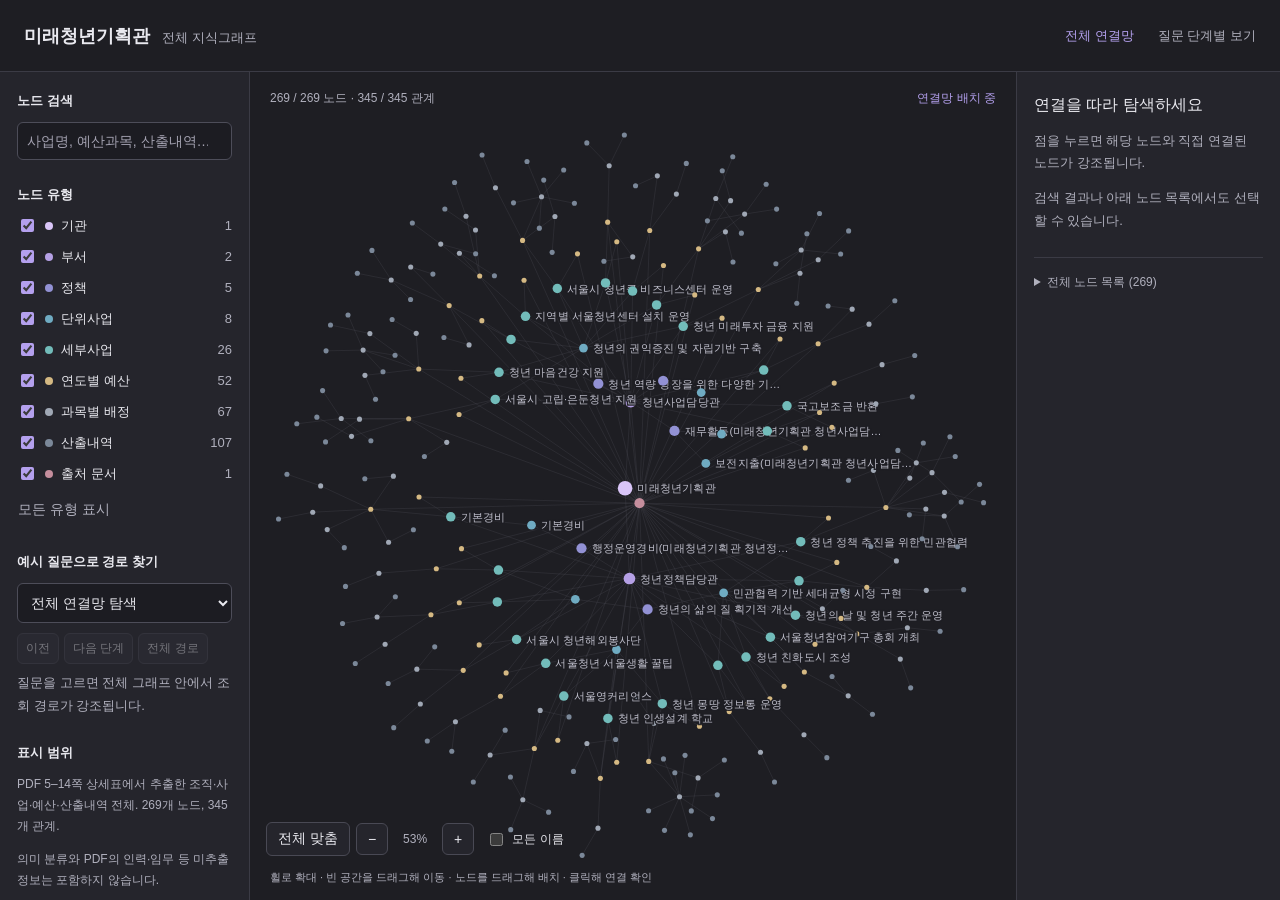
<file: output/network.html>
<!doctype html>
<html lang="ko">
<head>
<meta charset="utf-8"><meta name="viewport" content="width=device-width,initial-scale=1">
<title>전체 지식그래프 · 미래청년기획관</title>
<link rel="stylesheet" href="network.css">
</head>
<body>
<header>
  <div><h1>미래청년기획관</h1><span class="subtitle">전체 지식그래프</span></div>
  <nav aria-label="그래프 보기"><a href="network.html" aria-current="page">전체 연결망</a><a href="graph-explorer.html">질문 단계별 보기</a></nav>
  <button id="panel-toggle" aria-expanded="false" aria-controls="controls">검색·필터</button>
</header>
<main>
  <aside id="controls">
    <section><label for="search">노드 검색</label><input id="search" type="search" placeholder="사업명, 예산과목, 산출내역…" autocomplete="off"><div id="search-results" aria-live="polite"></div></section>
    <section><h2>노드 유형</h2><div id="types"></div><button class="quiet" id="show-all">모든 유형 표시</button></section>
    <section><h2>예시 질문으로 경로 찾기</h2><label class="sr-only" for="question">예시 질문</label><select id="question"><option value="">전체 연결망 탐색</option><option value="amount">청년수당의 2026년 예산은?</option><option value="change">마음건강 예산은 얼마나 줄었나?</option><option value="breakdown">청년수당 예산의 지출 구성은?</option><option value="owner">청년수당은 어느 부서 소관인가?</option></select><div class="step-controls"><button id="previous" disabled>이전</button><button id="next" disabled>다음 단계</button><button id="all-path" disabled>전체 경로</button></div><p id="question-step">질문을 고르면 전체 그래프 안에서 조회 경로가 강조됩니다.</p></section>
    <section class="source-note"><h2>표시 범위</h2><p>PDF 5–14쪽 상세표에서 추출한 조직·사업·예산·산출내역 전체. 269개 노드, 345개 관계.</p><p>의미 분류와 PDF의 인력·임무 등 미추출 정보는 포함하지 않습니다.</p><p>실제 추출 데이터의 조회 시연이며 Neo4j·LLM 실행 이력은 아닙니다.</p></section>
  </aside>
  <section id="graph-area" aria-label="전체 연결망">
    <canvas id="graph" aria-label="269개 노드와 345개 관계로 구성된 연결망. 왼쪽 검색이나 하단 노드 목록으로 노드를 선택할 수 있습니다."></canvas>
    <div class="graph-meta"><span id="counts" aria-live="polite">데이터 불러오는 중…</span><span id="layout-state">연결망 배치 중</span></div>
    <div class="graph-tools"><button id="fit">전체 맞춤</button><button id="zoom-out" aria-label="축소">−</button><output id="zoom-value">100%</output><button id="zoom-in" aria-label="확대">+</button><label><input type="checkbox" id="labels"> 모든 이름</label></div>
    <div id="hover" hidden></div>
    <div id="answer" hidden aria-live="polite"></div>
    <div class="canvas-help">휠로 확대 · 빈 공간을 드래그해 이동 · 노드를 드래그해 배치 · 클릭해 연결 확인</div>
    <div id="error" role="alert" hidden></div>
  </section>
  <aside id="detail"><h2>연결을 따라 탐색하세요</h2><p>점을 누르면 해당 노드와 직접 연결된 노드가 강조됩니다.</p><p>검색 결과나 아래 노드 목록에서도 선택할 수 있습니다.</p><details id="node-list"><summary>전체 노드 목록 <span id="list-count"></span></summary><div id="accessible-nodes"></div></details></aside>
</main>
<script src="network.js"></script>
</body></html>
</file>
<file: output/network.css>
:root{color-scheme:dark;--bg:#1e1e23;--panel:#25252c;--border:#3b3b45;--text:#e9e9ef;--sub:#b0b0bd;--accent:#b4a0ee;--active:#dcc586;font-family:"Segoe UI","Malgun Gothic",sans-serif;font-size:14px}
*{box-sizing:border-box}body{margin:0;background:var(--bg);color:var(--text)}::selection{background:#725aa7;color:#fff}button,input,select{font:inherit}button,a,input,select,summary{outline-offset:4px}button:focus-visible,a:focus-visible,input:focus-visible,select:focus-visible,summary:focus-visible{outline:2px solid var(--accent)}button{color:var(--text);background:#303039;border:1px solid #494954;border-radius:6px;padding:7px 11px;cursor:pointer}button:hover{background:#41414c}button:disabled{opacity:.4;cursor:default}a{color:var(--sub);text-decoration:none;text-underline-offset:5px}a:hover{color:var(--text)}a[aria-current]{color:var(--accent)}header{height:72px;display:flex;align-items:center;justify-content:space-between;gap:20px;padding:0 24px;border-bottom:1px solid var(--border)}header>div{display:flex;align-items:baseline;gap:12px}h1{font-size:18px;margin:0;font-weight:600}.subtitle{color:var(--sub);font-size:13px}nav{display:flex;gap:24px;font-size:13px}#panel-toggle{display:none}main{display:grid;grid-template-columns:250px minmax(0,1fr) 264px;height:calc(100dvh - 72px)}aside{padding:20px 17px;overflow-y:auto;scrollbar-width:thin;scrollbar-color:#575563 var(--panel);background:var(--panel)}#controls{border-right:1px solid var(--border)}#detail{border-left:1px solid var(--border)}h2,label[for=search]{display:block;font-size:13px;font-weight:600;margin:0 0 12px}section+section{margin-top:26px}p{font-size:13px;line-height:1.75;color:var(--sub);margin:8px 0 12px}input[type=search],select{width:100%;background:#1c1c22;color:var(--text);border:1px solid #4d4d59;border-radius:6px;padding:10px 9px;min-width:0}input::placeholder{color:#a3a1b0}input[type=checkbox]{accent-color:var(--accent)}#types{display:grid;gap:12px}.type-row{display:flex;align-items:center;gap:8px;font-size:13px;cursor:pointer}.type-row .count{margin-left:auto;color:var(--sub);font-variant-numeric:tabular-nums}.swatch{width:8px;height:8px;border-radius:50%;display:inline-block;flex-shrink:0}.quiet{background:transparent;border-color:transparent;color:var(--sub);padding-left:0;margin-top:10px}.step-controls{display:flex;gap:5px;margin-top:10px;flex-wrap:wrap}.step-controls button{font-size:12px;padding:6px 8px}.source-note p{font-size:12px}#graph-area{position:relative;min-width:0;overflow:hidden}canvas{width:100%;height:100%;display:block;touch-action:none;cursor:grab}canvas.dragging{cursor:grabbing}.graph-meta{position:absolute;top:18px;left:20px;right:20px;display:flex;justify-content:space-between;gap:10px;pointer-events:none;font-size:12px;color:var(--sub)}#layout-state{color:var(--accent)}.graph-tools{position:absolute;bottom:44px;left:16px;display:flex;align-items:center;flex-wrap:wrap;gap:6px}.graph-tools button{background:var(--panel)}.graph-tools label{font-size:12px;display:flex;gap:6px;align-items:center;margin-left:6px}.graph-tools output{font-size:12px;width:42px;text-align:center;color:var(--sub);font-variant-numeric:tabular-nums}.canvas-help{position:absolute;bottom:15px;left:20px;right:20px;font-size:11px;color:var(--sub);pointer-events:none}#hover{position:absolute;max-width:240px;padding:9px 12px;background:#33333e;border:1px solid #61616b;border-radius:6px;pointer-events:none;font-size:12px;z-index:3;line-height:1.6}#answer{position:absolute;left:18px;right:18px;top:48px;padding:13px 15px;border:1px solid #7f7252;background:#29271f;border-radius:7px;font-size:13px;line-height:1.65;pointer-events:none}#error{position:absolute;inset:80px 30px auto;padding:20px;background:#4c262a;line-height:1.7}#search-results{display:grid;gap:3px;max-height:210px;overflow:auto;margin-top:8px}#search-results:empty{margin:0}.result,.neighbor{width:100%;text-align:left;border:0;background:transparent;border-radius:4px;padding:7px 4px;font-size:12px;line-height:1.6}.result:hover,.neighbor:hover{background:#393942}.empty{color:var(--sub);font-size:12px;padding:8px 0}.detail-kind{color:var(--accent);font-size:12px;margin-bottom:8px}#detail h2{font-size:16px;font-weight:500;line-height:1.6;overflow-wrap:anywhere}.properties{margin:18px 0}.properties div{display:grid;grid-template-columns:65px 1fr;gap:10px;margin:10px 0;font-size:12px;line-height:1.7}.properties dt{color:var(--sub)}.properties dd{margin:0;overflow-wrap:anywhere}.neighbor span{color:var(--sub);display:block;font-size:11px}.detail-actions{display:flex;gap:7px;flex-wrap:wrap;margin:14px 0 22px}.detail-actions button{font-size:12px}.detail-actions button[aria-pressed=true]{border-color:var(--accent);color:var(--accent)}details{margin-top:24px;border-top:1px solid var(--border);padding-top:16px}summary{cursor:pointer;font-size:12px;color:var(--sub)}#accessible-nodes{display:grid;margin-top:10px}.sr-only{position:absolute;width:1px;height:1px;padding:0;overflow:hidden;clip:rect(0,0,0,0);white-space:nowrap;border:0}#detail .note{font-size:12px}
@media(min-width:1500px){main{grid-template-columns:270px minmax(0,1fr) 290px}}
@media(max-width:1000px){main{grid-template-columns:225px minmax(0,1fr)}#detail{position:absolute;right:12px;top:127px;max-height:55dvh;width:250px;border:1px solid var(--border);border-radius:8px;display:none}#detail.selected{display:block}.graph-meta{right:15px}header{padding:0 17px}}
@media(max-width:650px){header{height:auto;min-height:72px;flex-wrap:wrap;padding:13px 14px;gap:12px}header>div{gap:8px;flex-wrap:wrap}h1{font-size:16px}.subtitle{font-size:12px}nav{gap:14px;order:3;width:100%;font-size:12px}#panel-toggle{display:block;padding:6px 9px;font-size:12px}main{display:block;height:calc(100dvh - 106px);min-height:450px}#controls{display:none;position:absolute;top:106px;left:0;bottom:0;width:245px;z-index:5;box-shadow:7px 0 24px #0005}#controls.open{display:block}#graph-area{height:100%}#detail{top:auto;bottom:90px;right:10px;max-height:42dvh;width:min(285px,calc(100% - 20px));z-index:4}.graph-meta{top:14px;left:14px;font-size:11px;flex-wrap:wrap;justify-content:flex-start}.canvas-help{font-size:10px;left:14px}.graph-tools{left:10px;bottom:45px;gap:4px}.graph-tools button{padding:8px}.graph-tools label{margin-left:0}#answer{left:10px;right:10px;font-size:12px}.type-row{min-height:26px}}
@media(prefers-reduced-motion:reduce){*{scroll-behavior:auto}}
</file>
